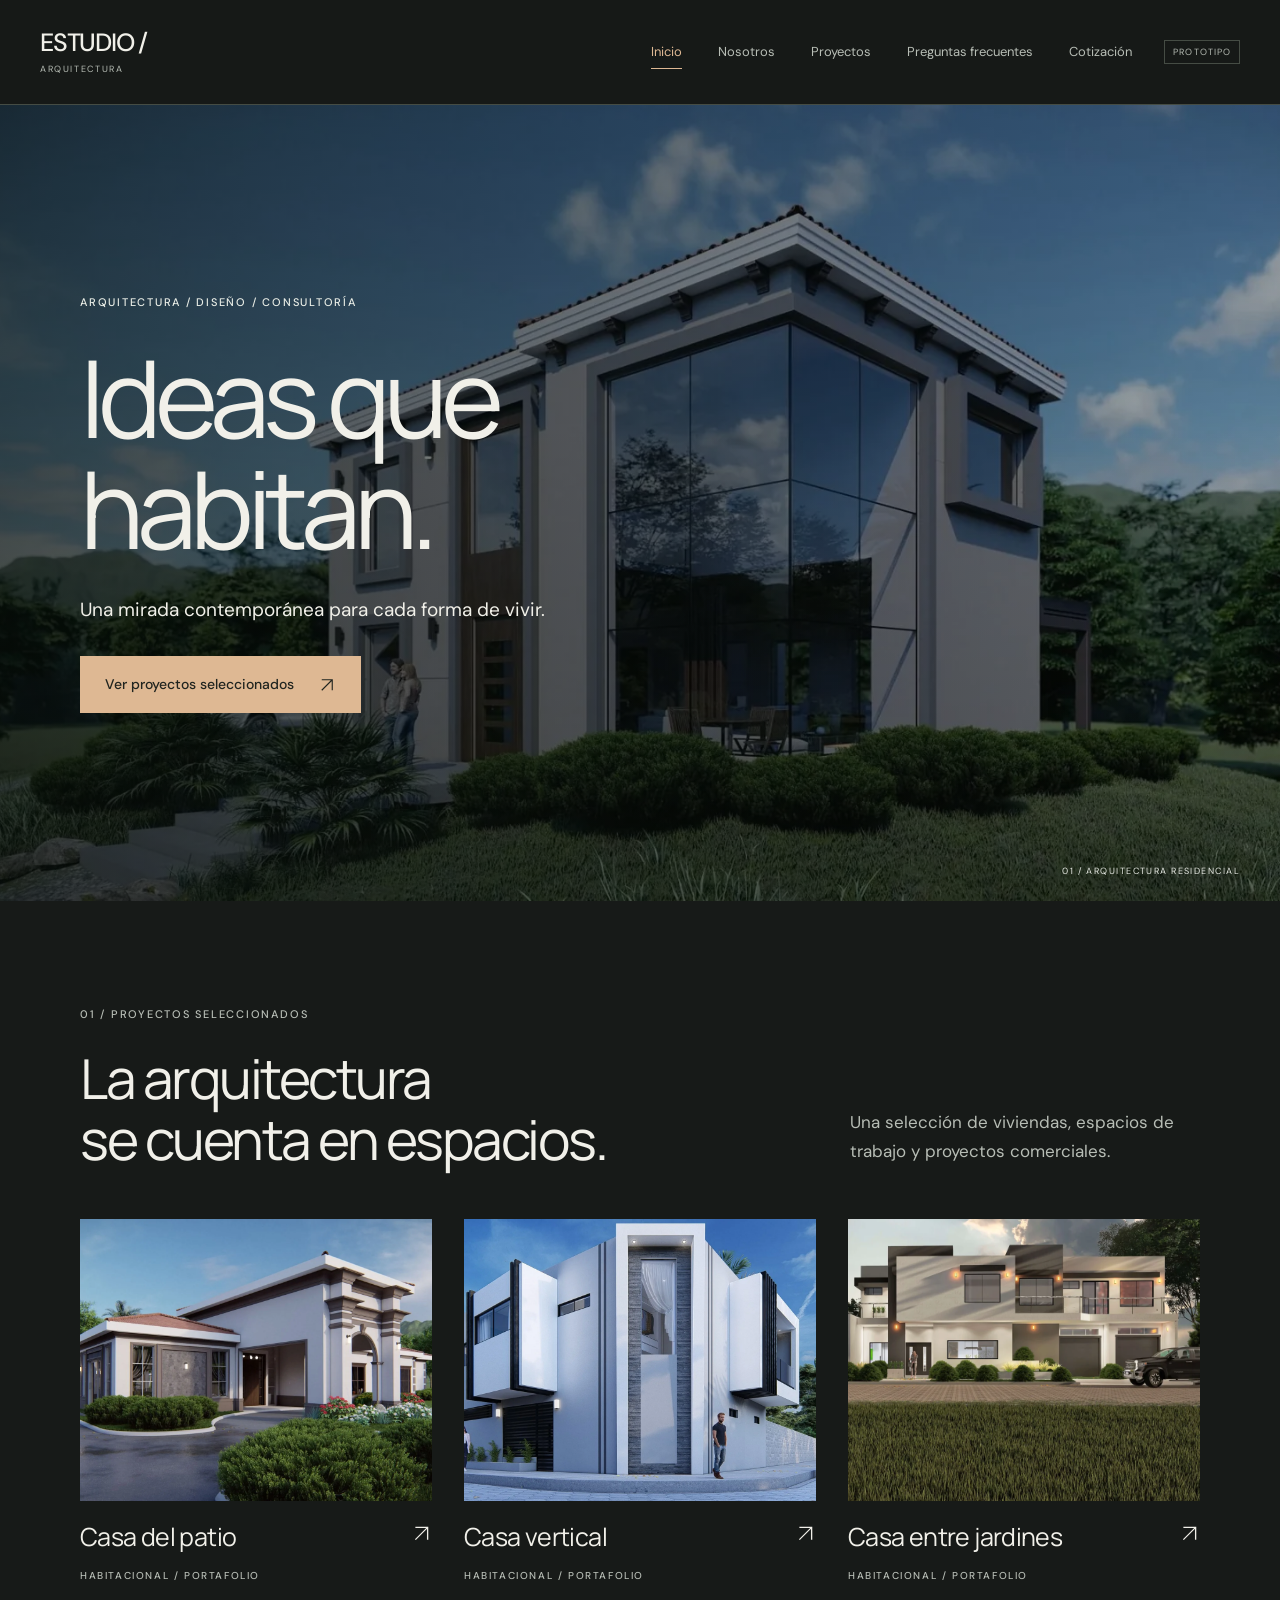
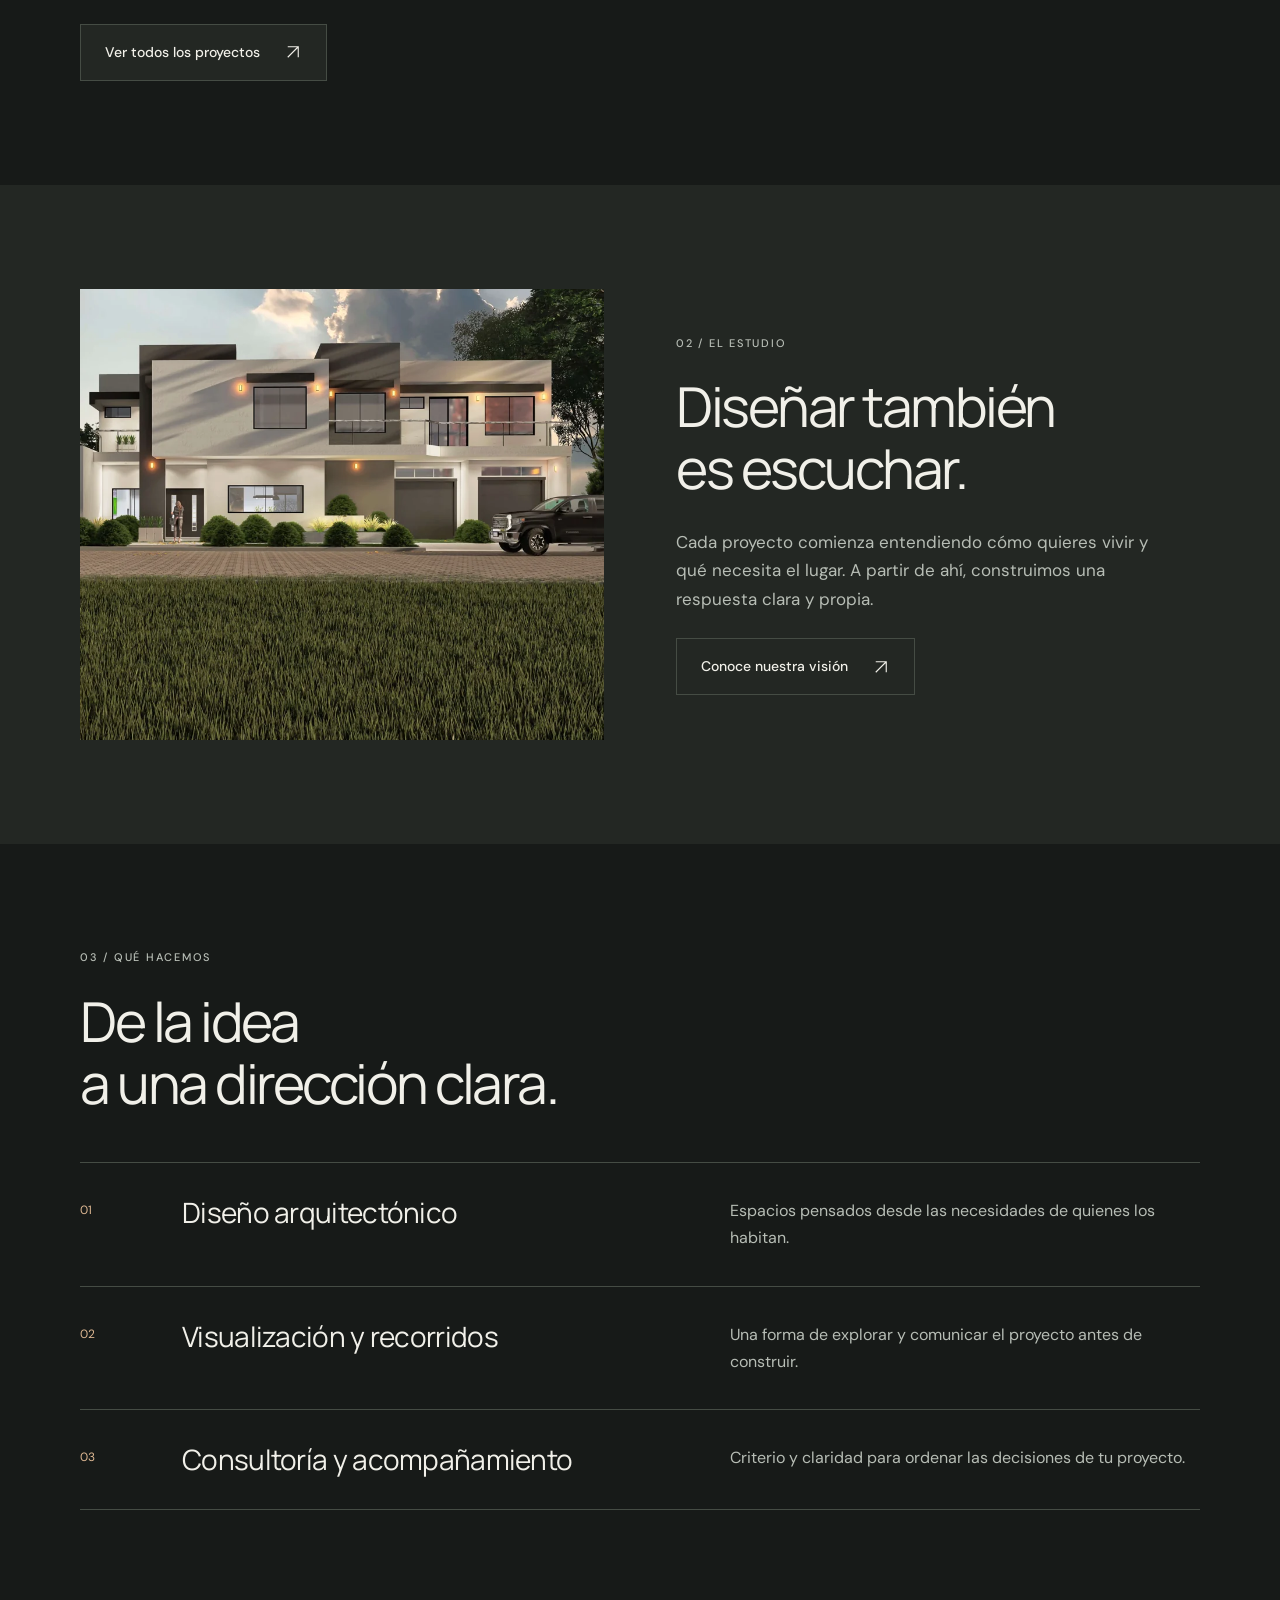
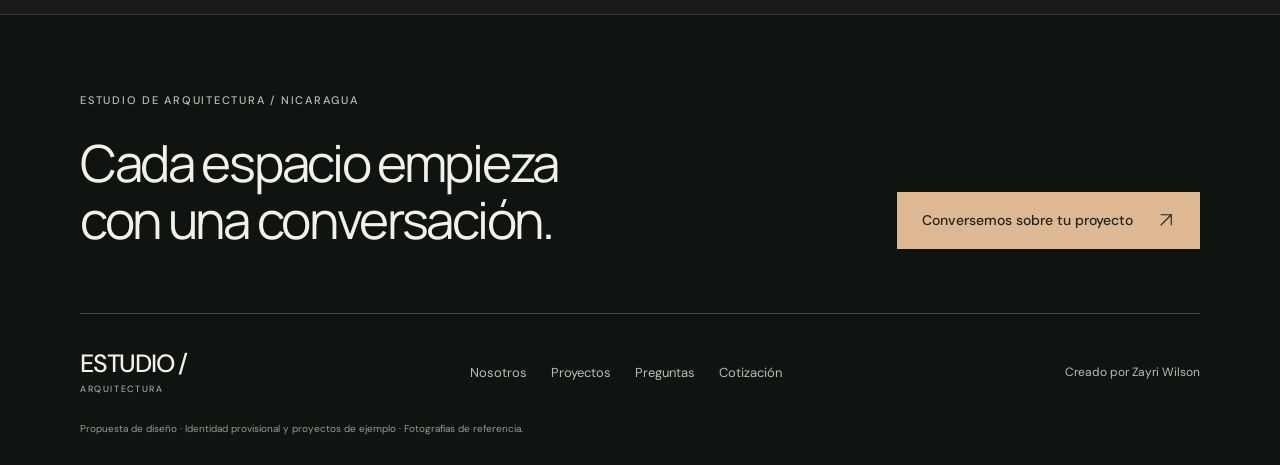
<file: index.html>
<!doctype html><html lang="es"><head><meta charset="utf-8"><meta name="viewport" content="width=device-width,initial-scale=1"><meta name="theme-color" content="#171a18"><title>Ideas que habitan | Estudio Arquitectura</title><meta name="description" content="Portafolio de arquitectura contemporánea: proyectos, estudio y consultoría en Nicaragua."><meta property="og:title" content="Ideas que habitan · Estudio Arquitectura"><meta property="og:description" content="Portafolio de arquitectura · Propuesta creada por Zayri Wilson"><meta property="og:type" content="website"><meta property="og:image" content="https://zayriaz28.github.io/arquitectura-plantilla-b/assets/proyecto-0.webp"><link rel="icon" href="assets/favicon.svg" type="image/svg+xml"><link rel="stylesheet" href="assets/fonts.css"><link rel="stylesheet" href="assets/style.css"><script src="assets/app.js" defer></script><meta property="og:url" content="https://zayriaz28.github.io/arquitectura-plantilla-b/index.html"><meta name="twitter:card" content="summary_large_image"></head><body data-page="index"><a class="skip-link" href="#contenido">Saltar al contenido</a><header class="site-header"><div class="nav-wrap"><a class="brand" href="index.html" aria-label="Estudio Arquitectura, inicio"><strong>ESTUDIO /</strong><span>ARQUITECTURA</span></a><nav class="desktop-nav" aria-label="Navegación principal"><a href="index.html" aria-current="page">Inicio</a><a href="nosotros.html" >Nosotros</a><a href="proyectos.html" >Proyectos</a><a href="preguntas.html" >Preguntas frecuentes</a><a href="cotizacion.html" >Cotización</a></nav><span class="demo-pill" title="Propuesta de diseño para presentación">PROTOTIPO</span><button class="menu-toggle" type="button" aria-expanded="false" aria-controls="mobile-menu" aria-label="Abrir menú"><span></span><span></span></button></div><nav id="mobile-menu" class="mobile-nav" aria-label="Navegación móvil" hidden><a href="index.html" aria-current="page">Inicio</a><a href="nosotros.html" >Nosotros</a><a href="proyectos.html" >Proyectos</a><a href="preguntas.html" >Preguntas frecuentes</a><a href="cotizacion.html" >Cotización</a><p>Arquitectura y consultoría / Nicaragua</p></nav></header><main id="contenido"><section class="home-hero"><img src="assets/proyecto-0.webp" alt="Vivienda contemporánea rodeada de vegetación" width="1600" height="900" fetchpriority="high"><div class="hero-shade"></div><div class="container hero-content"><p class="eyebrow">ARQUITECTURA / DISEÑO / CONSULTORÍA</p><h1>Ideas que<br>habitan.</h1><p>Una mirada contemporánea para cada forma de vivir.</p><a class="button" href="proyectos.html">Ver proyectos seleccionados<svg viewBox="0 0 24 24" fill="none" aria-hidden="true"><path d="M5 19 19 5M5 5h14v14" stroke="currentColor" stroke-width="1.5"/></svg></a></div><span class="hero-caption">01 / ARQUITECTURA RESIDENCIAL</span></section><section class="section container"><div class="section-heading"><div><p class="eyebrow">01 / PROYECTOS SELECCIONADOS</p><h2>La arquitectura<br>se cuenta en espacios.</h2></div><p>Una selección de viviendas, espacios de trabajo y proyectos comerciales.</p></div><div class="project-grid"><article class="project-card" data-category="Habitacional" data-search="Casa del patio Habitacional"><a href="proyecto.html?id=casa-del-patio" class="project-image"><img src="assets/proyecto-1.webp" alt="Casa del patio, referencia de arquitectura habitacional" width="1600" height="1100" loading="lazy" decoding="async" ><span class="image-label">VER PROYECTO <svg viewBox="0 0 24 24" fill="none" aria-hidden="true"><path d="M5 19 19 5M5 5h14v14" stroke="currentColor" stroke-width="1.5"/></svg></span></a><div class="project-heading"><h3><a href="proyecto.html?id=casa-del-patio">Casa del patio</a></h3><a class="icon-link" href="proyecto.html?id=casa-del-patio" aria-label="Ver Casa del patio"><svg viewBox="0 0 24 24" fill="none" aria-hidden="true"><path d="M5 19 19 5M5 5h14v14" stroke="currentColor" stroke-width="1.5"/></svg></a></div><p class="eyebrow">Habitacional / Portafolio</p></article><article class="project-card" data-category="Habitacional" data-search="Casa vertical Habitacional"><a href="proyecto.html?id=casa-vertical" class="project-image"><img src="assets/proyecto-2.webp" alt="Casa vertical, referencia de arquitectura habitacional" width="1600" height="1100" loading="lazy" decoding="async" ><span class="image-label">VER PROYECTO <svg viewBox="0 0 24 24" fill="none" aria-hidden="true"><path d="M5 19 19 5M5 5h14v14" stroke="currentColor" stroke-width="1.5"/></svg></span></a><div class="project-heading"><h3><a href="proyecto.html?id=casa-vertical">Casa vertical</a></h3><a class="icon-link" href="proyecto.html?id=casa-vertical" aria-label="Ver Casa vertical"><svg viewBox="0 0 24 24" fill="none" aria-hidden="true"><path d="M5 19 19 5M5 5h14v14" stroke="currentColor" stroke-width="1.5"/></svg></a></div><p class="eyebrow">Habitacional / Portafolio</p></article><article class="project-card" data-category="Habitacional" data-search="Casa entre jardines Habitacional"><a href="proyecto.html?id=casa-entre-jardines" class="project-image"><img src="assets/proyecto-3.webp" alt="Casa entre jardines, referencia de arquitectura habitacional" width="1600" height="1100" loading="lazy" decoding="async" ><span class="image-label">VER PROYECTO <svg viewBox="0 0 24 24" fill="none" aria-hidden="true"><path d="M5 19 19 5M5 5h14v14" stroke="currentColor" stroke-width="1.5"/></svg></span></a><div class="project-heading"><h3><a href="proyecto.html?id=casa-entre-jardines">Casa entre jardines</a></h3><a class="icon-link" href="proyecto.html?id=casa-entre-jardines" aria-label="Ver Casa entre jardines"><svg viewBox="0 0 24 24" fill="none" aria-hidden="true"><path d="M5 19 19 5M5 5h14v14" stroke="currentColor" stroke-width="1.5"/></svg></a></div><p class="eyebrow">Habitacional / Portafolio</p></article></div><a class="button secondary" href="proyectos.html">Ver todos los proyectos<svg viewBox="0 0 24 24" fill="none" aria-hidden="true"><path d="M5 19 19 5M5 5h14v14" stroke="currentColor" stroke-width="1.5"/></svg></a></section><section class="section tinted"><div class="container split"><div class="editorial-image"><img src="assets/proyecto-3.webp" alt="Vivienda de dos plantas, visualización arquitectónica" width="1600" height="1100" loading="lazy" decoding="async" ></div><div class="editorial-copy"><p class="eyebrow">02 / EL ESTUDIO</p><h2>Diseñar también<br>es escuchar.</h2><p>Cada proyecto comienza entendiendo cómo quieres vivir y qué necesita el lugar. A partir de ahí, construimos una respuesta clara y propia.</p><a class="button secondary" href="nosotros.html">Conoce nuestra visión<svg viewBox="0 0 24 24" fill="none" aria-hidden="true"><path d="M5 19 19 5M5 5h14v14" stroke="currentColor" stroke-width="1.5"/></svg></a></div></div></section><section class="section container"><p class="eyebrow">03 / QUÉ HACEMOS</p><h2>De la idea<br>a una dirección clara.</h2><div class="service-list"><article><span>01</span><h3>Diseño arquitectónico</h3><p>Espacios pensados desde las necesidades de quienes los habitan.</p></article><article><span>02</span><h3>Visualización y recorridos</h3><p>Una forma de explorar y comunicar el proyecto antes de construir.</p></article><article><span>03</span><h3>Consultoría y acompañamiento</h3><p>Criterio y claridad para ordenar las decisiones de tu proyecto.</p></article></div></section></main><footer class="site-footer"><div class="container"><div class="footer-top"><div><p class="eyebrow">ESTUDIO DE ARQUITECTURA / NICARAGUA</p><h2>Cada espacio empieza<br>con una conversación.</h2></div><a class="button" href="cotizacion.html">Conversemos sobre tu proyecto<svg viewBox="0 0 24 24" fill="none" aria-hidden="true"><path d="M5 19 19 5M5 5h14v14" stroke="currentColor" stroke-width="1.5"/></svg></a></div><div class="footer-bottom"><a class="brand" href="index.html"><strong>ESTUDIO /</strong><span>ARQUITECTURA</span></a><nav aria-label="Navegación de pie de página"><a href="nosotros.html">Nosotros</a><a href="proyectos.html">Proyectos</a><a href="preguntas.html">Preguntas</a><a href="cotizacion.html">Cotización</a></nav><p>Creado por Zayri Wilson</p></div><p class="reference-note">Propuesta de diseño · Identidad provisional y proyectos de ejemplo · Fotografías de referencia.</p></div></footer><dialog class="lightbox" id="lightbox" aria-label="Imagen del proyecto"><button type="button" class="lightbox-close" aria-label="Cerrar imagen">×</button><img alt=""><p></p></dialog></body></html>
</file>
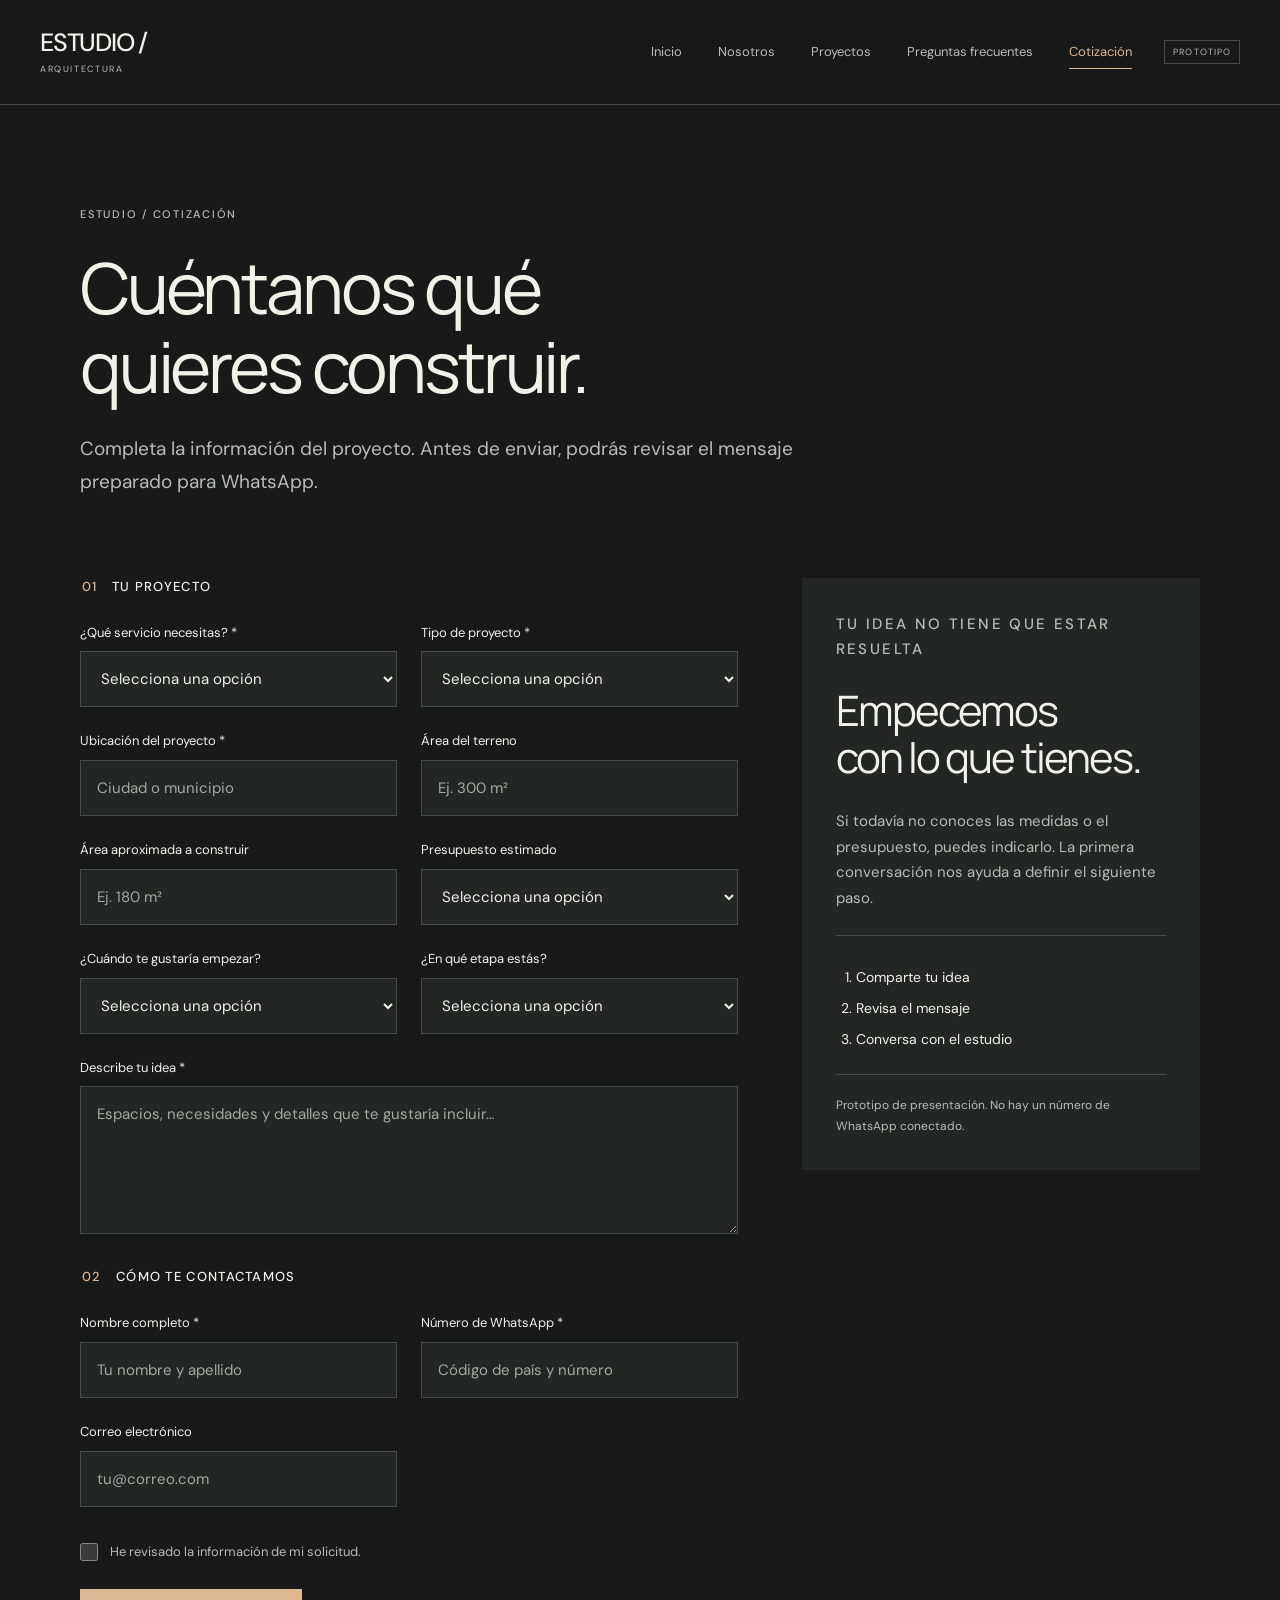
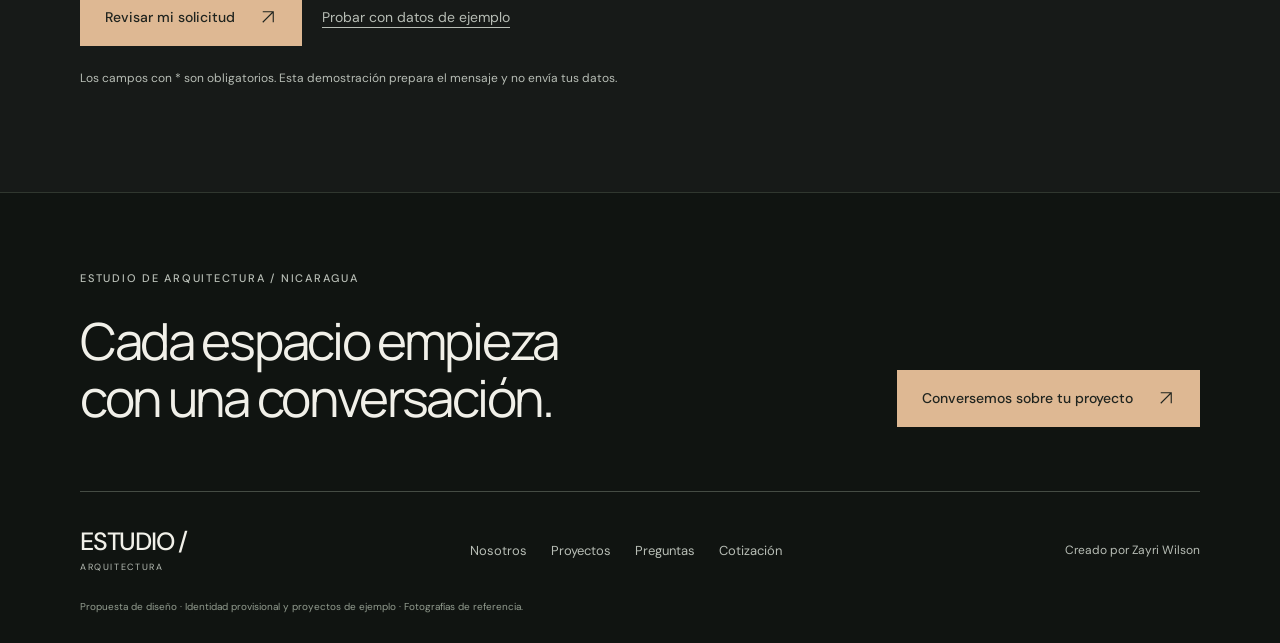
<file: cotizacion.html>
<!doctype html><html lang="es"><head><meta charset="utf-8"><meta name="viewport" content="width=device-width,initial-scale=1"><meta name="theme-color" content="#171a18"><title>Cotización | Estudio Arquitectura</title><meta name="description" content="Cuéntanos tu proyecto y prepara un mensaje de cotización. Formulario de demostración sin envíos reales."><meta property="og:title" content="Cotización · Estudio Arquitectura"><meta property="og:description" content="Portafolio de arquitectura · Propuesta creada por Zayri Wilson"><meta property="og:type" content="website"><meta property="og:image" content="https://zayriaz28.github.io/arquitectura-plantilla-b/assets/proyecto-0.webp"><link rel="icon" href="assets/favicon.svg" type="image/svg+xml"><link rel="stylesheet" href="assets/fonts.css"><link rel="stylesheet" href="assets/style.css"><script src="assets/app.js" defer></script><meta property="og:url" content="https://zayriaz28.github.io/arquitectura-plantilla-b/cotizacion.html"><meta name="twitter:card" content="summary_large_image"></head><body data-page="cotizacion"><a class="skip-link" href="#contenido">Saltar al contenido</a><header class="site-header"><div class="nav-wrap"><a class="brand" href="index.html" aria-label="Estudio Arquitectura, inicio"><strong>ESTUDIO /</strong><span>ARQUITECTURA</span></a><nav class="desktop-nav" aria-label="Navegación principal"><a href="index.html" >Inicio</a><a href="nosotros.html" >Nosotros</a><a href="proyectos.html" >Proyectos</a><a href="preguntas.html" >Preguntas frecuentes</a><a href="cotizacion.html" aria-current="page">Cotización</a></nav><span class="demo-pill" title="Propuesta de diseño para presentación">PROTOTIPO</span><button class="menu-toggle" type="button" aria-expanded="false" aria-controls="mobile-menu" aria-label="Abrir menú"><span></span><span></span></button></div><nav id="mobile-menu" class="mobile-nav" aria-label="Navegación móvil" hidden><a href="index.html" >Inicio</a><a href="nosotros.html" >Nosotros</a><a href="proyectos.html" >Proyectos</a><a href="preguntas.html" >Preguntas frecuentes</a><a href="cotizacion.html" aria-current="page">Cotización</a><p>Arquitectura y consultoría / Nicaragua</p></nav></header><main id="contenido"><section class="page-intro container"><p class="eyebrow">ESTUDIO / COTIZACIÓN</p><h1>Cuéntanos qué<br>quieres construir.</h1><p class="intro-copy">Completa la información del proyecto. Antes de enviar, podrás revisar el mensaje preparado para WhatsApp.</p></section><section class="section container quote-layout"><div><form id="quote-form"><fieldset><legend><span>01</span> Tu proyecto</legend><div class="form-grid"><div class="field"><label for="service">¿Qué servicio necesitas? *</label><select id="service" name="service" required><option value="">Selecciona una opción</option><option>Diseño arquitectónico</option><option>Remodelación o ampliación</option><option>Visualización arquitectónica</option><option>Consultoría</option></select></div><div class="field"><label for="type">Tipo de proyecto *</label><select id="type" name="type" required><option value="">Selecciona una opción</option><option>Habitacional</option><option>Comercial</option><option>Industrial</option></select></div><div class="field"><label for="location">Ubicación del proyecto *</label><input id="location" name="location" type="text" placeholder="Ciudad o municipio" required ></div><div class="field"><label for="land">Área del terreno</label><input id="land" name="land" type="number" placeholder="Ej. 300 m²"  min="1" max="1000000" step="any"></div><div class="field"><label for="area">Área aproximada a construir</label><input id="area" name="area" type="number" placeholder="Ej. 180 m²"  min="1" max="1000000" step="any"></div><div class="field"><label for="budget">Presupuesto estimado</label><select id="budget" name="budget"><option value="">Selecciona una opción</option><option>Por definir</option><option>Menos de US$50,000</option><option>US$50,000 a US$100,000</option><option>US$100,000 a US$200,000</option><option>Más de US$200,000</option></select></div><div class="field"><label for="time">¿Cuándo te gustaría empezar?</label><select id="time" name="time"><option value="">Selecciona una opción</option><option>Por definir</option><option>En los próximos 3 meses</option><option>En 3 a 6 meses</option><option>En 6 a 12 meses</option><option>Más adelante</option></select></div><div class="field"><label for="stage">¿En qué etapa estás?</label><select id="stage" name="stage"><option value="">Selecciona una opción</option><option>Tengo una idea inicial</option><option>Ya cuento con terreno</option><option>Ya tengo planos</option><option>Quiero revisar un espacio existente</option></select></div></div><div class="field"><label for="idea">Describe tu idea *</label><textarea id="idea" name="idea" rows="5" required minlength="10" maxlength="2000" placeholder="Espacios, necesidades y detalles que te gustaría incluir…"></textarea></div></fieldset><fieldset><legend><span>02</span> Cómo te contactamos</legend><div class="form-grid"><div class="field"><label for="name">Nombre completo *</label><input id="name" name="name" type="text" placeholder="Tu nombre y apellido" required autocomplete="name"></div><div class="field"><label for="phone">Número de WhatsApp *</label><input id="phone" name="phone" type="tel" placeholder="Código de país y número" required autocomplete="tel"></div><div class="field"><label for="email">Correo electrónico</label><input id="email" name="email" type="email" placeholder="tu@correo.com" autocomplete="email"></div></div></fieldset><label class="check-field"><input name="reviewed" type="checkbox" required><span>He revisado la información de mi solicitud.</span></label><div class="form-actions"><button class="button" type="submit">Revisar mi solicitud <svg viewBox="0 0 24 24" fill="none" aria-hidden="true"><path d="M5 19 19 5M5 5h14v14" stroke="currentColor" stroke-width="1.5"/></svg></button><button class="text-button" type="button" id="demo-fill">Probar con datos de ejemplo</button></div><p class="form-note">Los campos con * son obligatorios. Esta demostración prepara el mensaje y no envía tus datos.</p><p class="form-error" id="form-error" role="alert" hidden></p></form></div><aside class="quote-help"><p class="eyebrow">TU IDEA NO TIENE QUE ESTAR RESUELTA</p><h2>Empecemos<br>con lo que tienes.</h2><p>Si todavía no conoces las medidas o el presupuesto, puedes indicarlo. La primera conversación nos ayuda a definir el siguiente paso.</p><ol><li>Comparte tu idea</li><li>Revisa el mensaje</li><li>Conversa con el estudio</li></ol><p class="demo-note">Prototipo de presentación. No hay un número de WhatsApp conectado.</p></aside></section></main><footer class="site-footer"><div class="container"><div class="footer-top"><div><p class="eyebrow">ESTUDIO DE ARQUITECTURA / NICARAGUA</p><h2>Cada espacio empieza<br>con una conversación.</h2></div><a class="button" href="cotizacion.html">Conversemos sobre tu proyecto<svg viewBox="0 0 24 24" fill="none" aria-hidden="true"><path d="M5 19 19 5M5 5h14v14" stroke="currentColor" stroke-width="1.5"/></svg></a></div><div class="footer-bottom"><a class="brand" href="index.html"><strong>ESTUDIO /</strong><span>ARQUITECTURA</span></a><nav aria-label="Navegación de pie de página"><a href="nosotros.html">Nosotros</a><a href="proyectos.html">Proyectos</a><a href="preguntas.html">Preguntas</a><a href="cotizacion.html">Cotización</a></nav><p>Creado por Zayri Wilson</p></div><p class="reference-note">Propuesta de diseño · Identidad provisional y proyectos de ejemplo · Fotografías de referencia.</p></div></footer><dialog class="lightbox" id="lightbox" aria-label="Imagen del proyecto"><button type="button" class="lightbox-close" aria-label="Cerrar imagen">×</button><img alt=""><p></p></dialog></body></html>
</file>
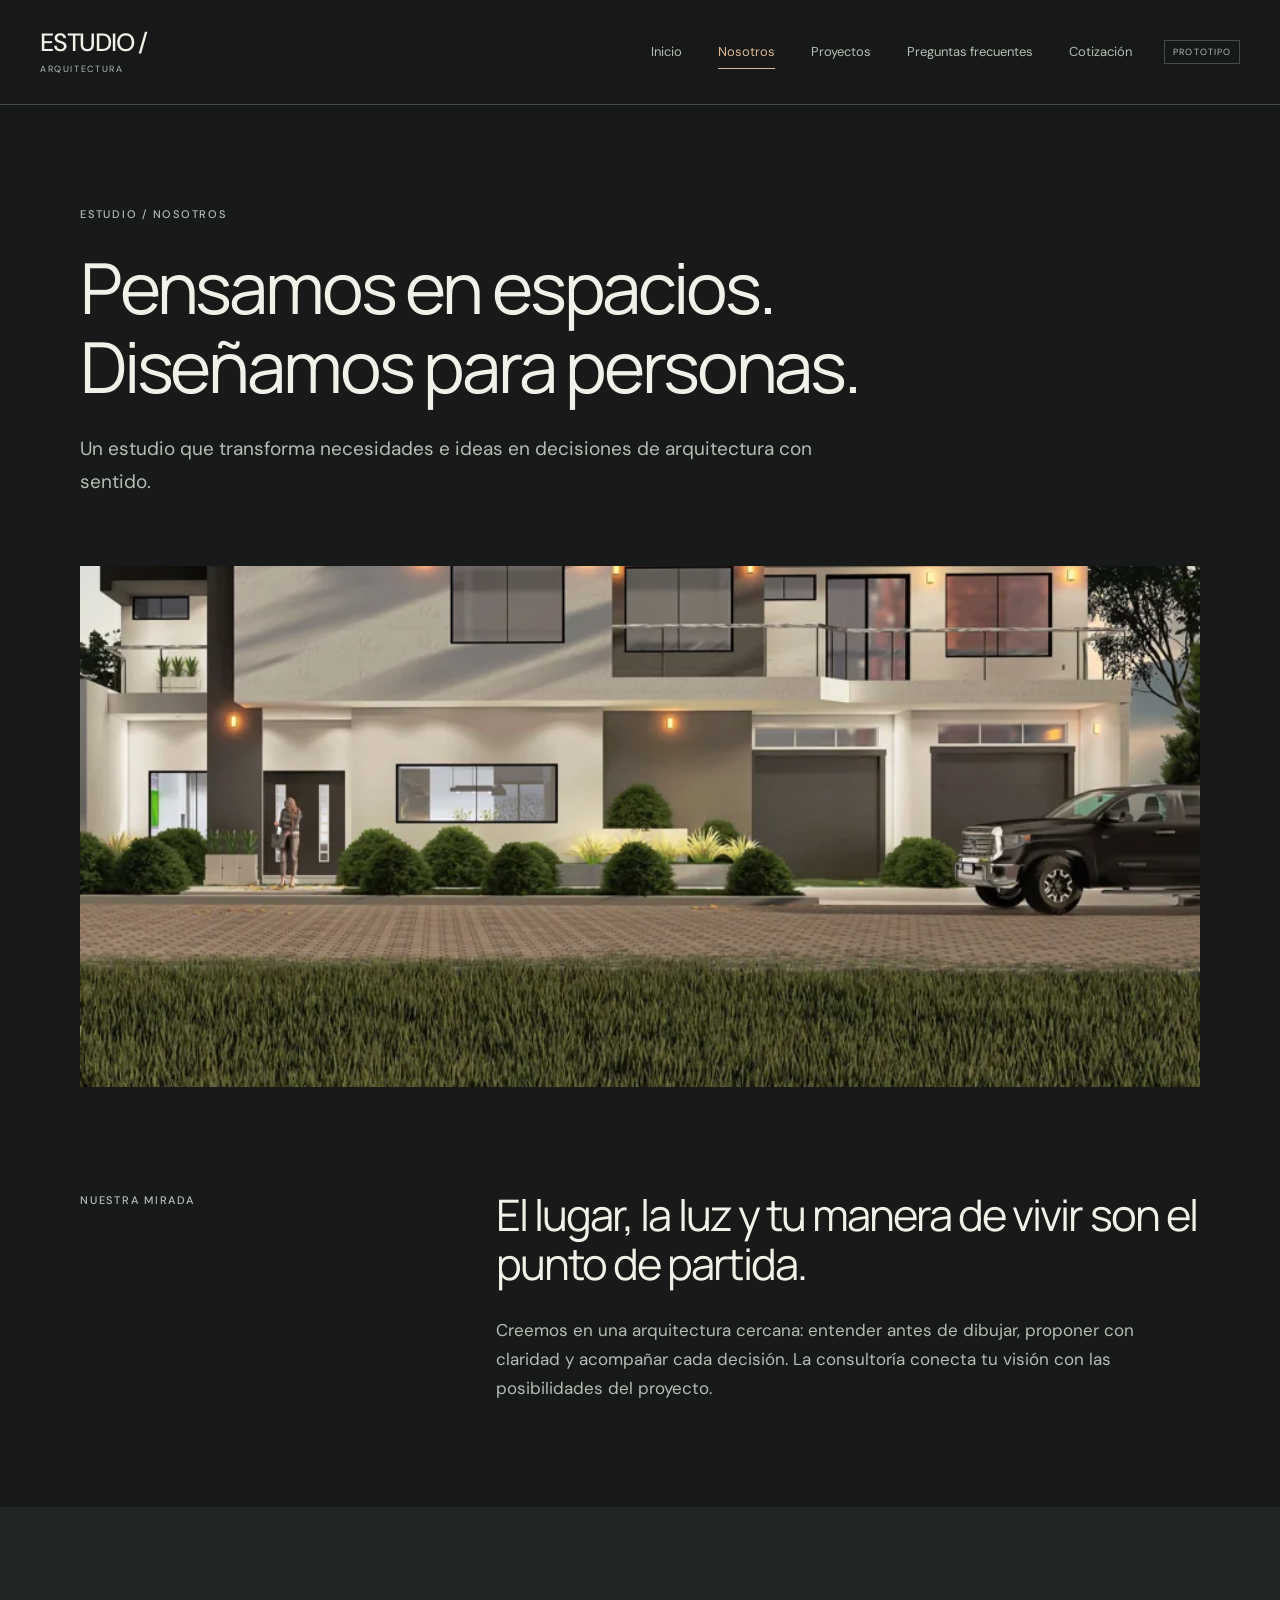
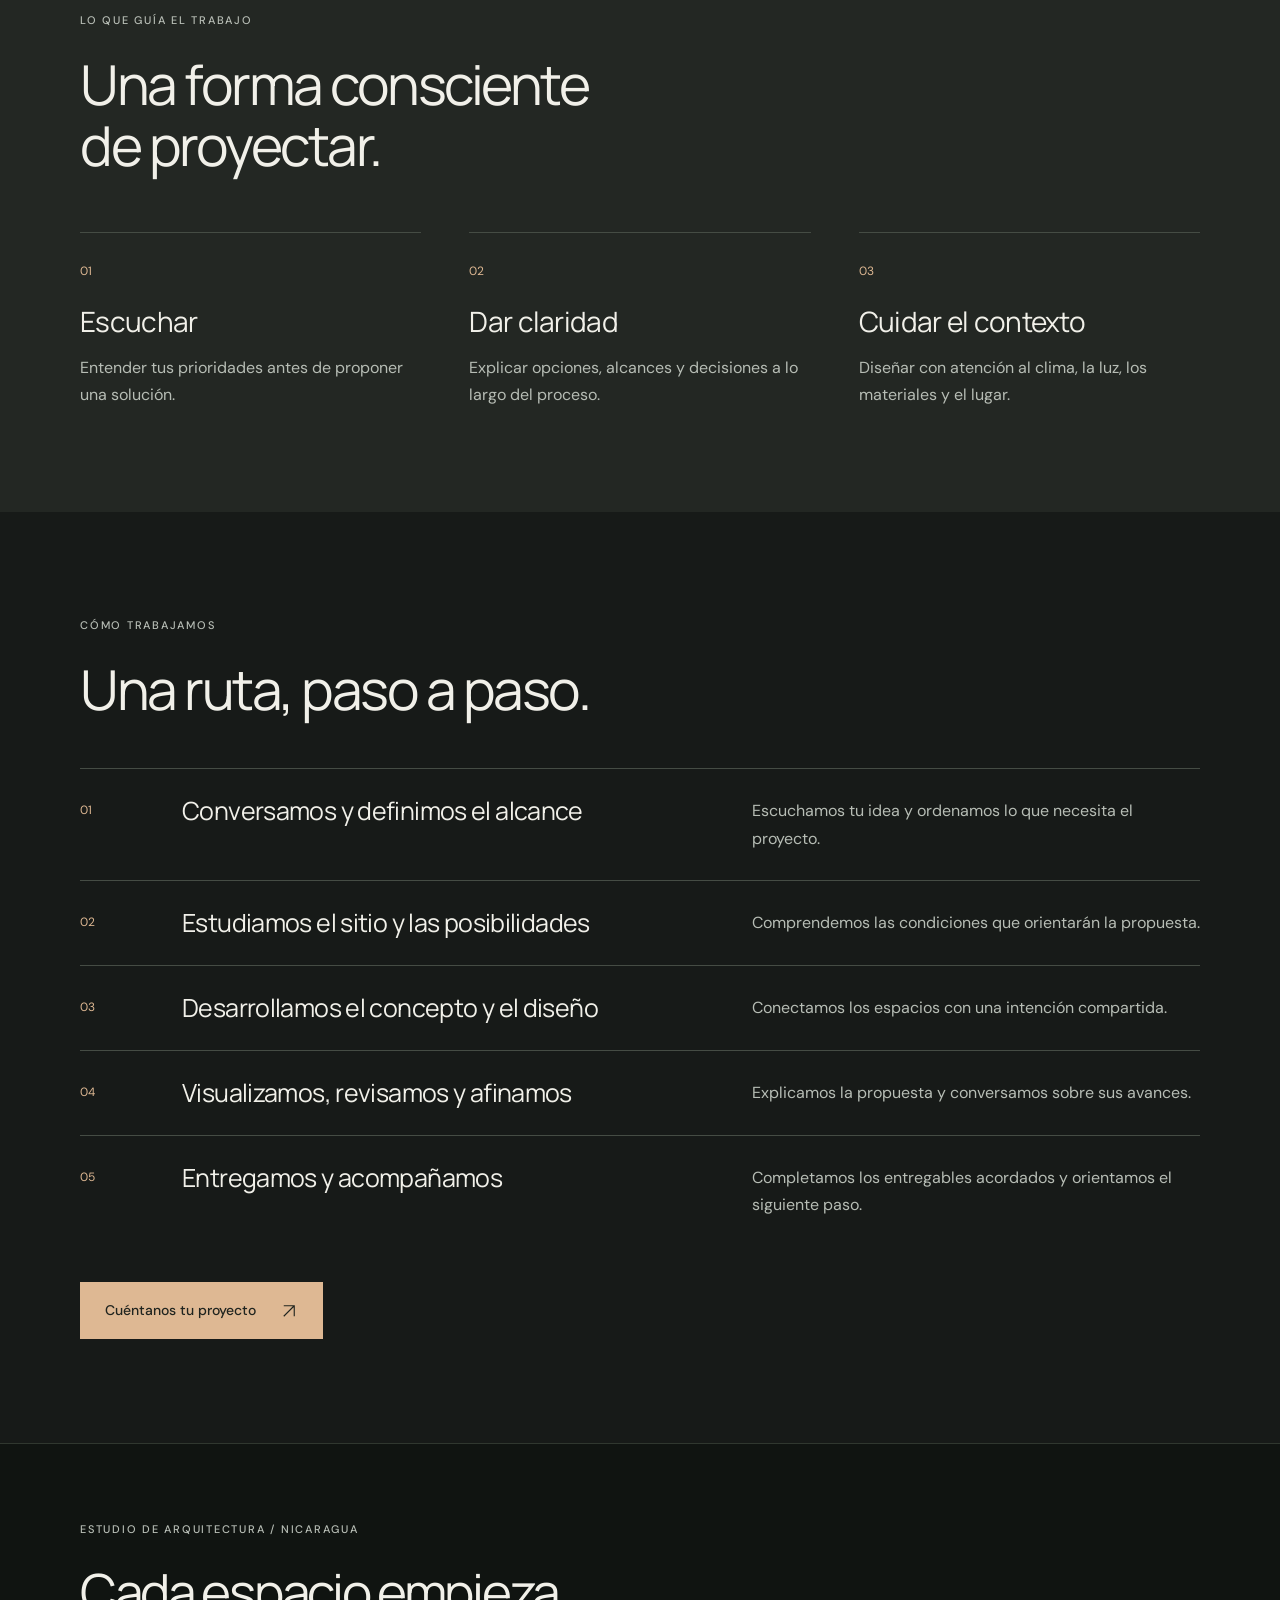
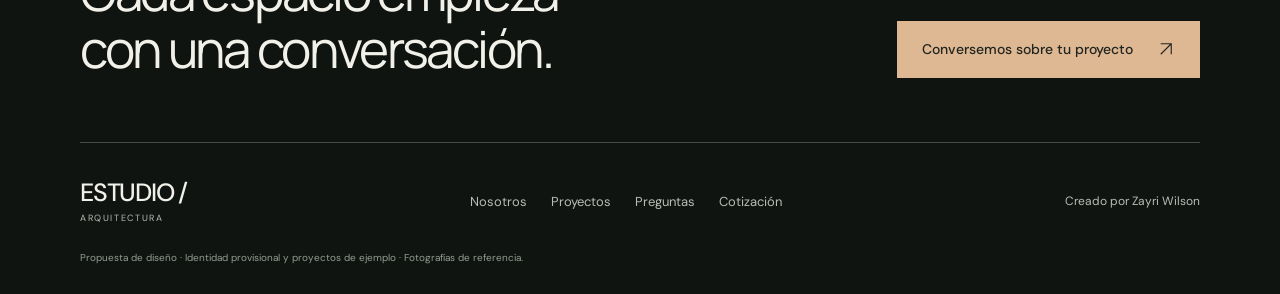
<file: nosotros.html>
<!doctype html><html lang="es"><head><meta charset="utf-8"><meta name="viewport" content="width=device-width,initial-scale=1"><meta name="theme-color" content="#171a18"><title>Nosotros | Estudio Arquitectura</title><meta name="description" content="Una arquitectura cercana: conoce la visión del estudio y las etapas del proceso de diseño."><meta property="og:title" content="Nosotros · Estudio Arquitectura"><meta property="og:description" content="Portafolio de arquitectura · Propuesta creada por Zayri Wilson"><meta property="og:type" content="website"><meta property="og:image" content="https://zayriaz28.github.io/arquitectura-plantilla-b/assets/proyecto-0.webp"><link rel="icon" href="assets/favicon.svg" type="image/svg+xml"><link rel="stylesheet" href="assets/fonts.css"><link rel="stylesheet" href="assets/style.css"><script src="assets/app.js" defer></script><meta property="og:url" content="https://zayriaz28.github.io/arquitectura-plantilla-b/nosotros.html"><meta name="twitter:card" content="summary_large_image"></head><body data-page="nosotros"><a class="skip-link" href="#contenido">Saltar al contenido</a><header class="site-header"><div class="nav-wrap"><a class="brand" href="index.html" aria-label="Estudio Arquitectura, inicio"><strong>ESTUDIO /</strong><span>ARQUITECTURA</span></a><nav class="desktop-nav" aria-label="Navegación principal"><a href="index.html" >Inicio</a><a href="nosotros.html" aria-current="page">Nosotros</a><a href="proyectos.html" >Proyectos</a><a href="preguntas.html" >Preguntas frecuentes</a><a href="cotizacion.html" >Cotización</a></nav><span class="demo-pill" title="Propuesta de diseño para presentación">PROTOTIPO</span><button class="menu-toggle" type="button" aria-expanded="false" aria-controls="mobile-menu" aria-label="Abrir menú"><span></span><span></span></button></div><nav id="mobile-menu" class="mobile-nav" aria-label="Navegación móvil" hidden><a href="index.html" >Inicio</a><a href="nosotros.html" aria-current="page">Nosotros</a><a href="proyectos.html" >Proyectos</a><a href="preguntas.html" >Preguntas frecuentes</a><a href="cotizacion.html" >Cotización</a><p>Arquitectura y consultoría / Nicaragua</p></nav></header><main id="contenido"><section class="page-intro container"><p class="eyebrow">ESTUDIO / NOSOTROS</p><h1>Pensamos en espacios.<br>Diseñamos para personas.</h1><p class="intro-copy">Un estudio que transforma necesidades e ideas en decisiones de arquitectura con sentido.</p></section><section class="container"><div class="wide-image"><img src="assets/proyecto-3.webp" alt="Visualización de una vivienda con patio y espacios abiertos" width="1600" height="1100" loading="lazy" decoding="async" ></div><div class="section manifesto"><p class="eyebrow">NUESTRA MIRADA</p><div><h2>El lugar, la luz y tu manera de vivir son el punto de partida.</h2><p>Creemos en una arquitectura cercana: entender antes de dibujar, proponer con claridad y acompañar cada decisión. La consultoría conecta tu visión con las posibilidades del proyecto.</p></div></div></section><section class="section tinted"><div class="container"><p class="eyebrow">LO QUE GUÍA EL TRABAJO</p><h2>Una forma consciente<br>de proyectar.</h2><div class="values-grid"><article><span>01</span><h3>Escuchar</h3><p>Entender tus prioridades antes de proponer una solución.</p></article><article><span>02</span><h3>Dar claridad</h3><p>Explicar opciones, alcances y decisiones a lo largo del proceso.</p></article><article><span>03</span><h3>Cuidar el contexto</h3><p>Diseñar con atención al clima, la luz, los materiales y el lugar.</p></article></div></div></section><section class="section container"><p class="eyebrow">CÓMO TRABAJAMOS</p><h2>Una ruta, paso a paso.</h2><ol class="process-list"><li><span>01</span><h3>Conversamos y definimos el alcance</h3><p>Escuchamos tu idea y ordenamos lo que necesita el proyecto.</p></li><li><span>02</span><h3>Estudiamos el sitio y las posibilidades</h3><p>Comprendemos las condiciones que orientarán la propuesta.</p></li><li><span>03</span><h3>Desarrollamos el concepto y el diseño</h3><p>Conectamos los espacios con una intención compartida.</p></li><li><span>04</span><h3>Visualizamos, revisamos y afinamos</h3><p>Explicamos la propuesta y conversamos sobre sus avances.</p></li><li><span>05</span><h3>Entregamos y acompañamos</h3><p>Completamos los entregables acordados y orientamos el siguiente paso.</p></li></ol><a class="button" href="cotizacion.html">Cuéntanos tu proyecto<svg viewBox="0 0 24 24" fill="none" aria-hidden="true"><path d="M5 19 19 5M5 5h14v14" stroke="currentColor" stroke-width="1.5"/></svg></a></section></main><footer class="site-footer"><div class="container"><div class="footer-top"><div><p class="eyebrow">ESTUDIO DE ARQUITECTURA / NICARAGUA</p><h2>Cada espacio empieza<br>con una conversación.</h2></div><a class="button" href="cotizacion.html">Conversemos sobre tu proyecto<svg viewBox="0 0 24 24" fill="none" aria-hidden="true"><path d="M5 19 19 5M5 5h14v14" stroke="currentColor" stroke-width="1.5"/></svg></a></div><div class="footer-bottom"><a class="brand" href="index.html"><strong>ESTUDIO /</strong><span>ARQUITECTURA</span></a><nav aria-label="Navegación de pie de página"><a href="nosotros.html">Nosotros</a><a href="proyectos.html">Proyectos</a><a href="preguntas.html">Preguntas</a><a href="cotizacion.html">Cotización</a></nav><p>Creado por Zayri Wilson</p></div><p class="reference-note">Propuesta de diseño · Identidad provisional y proyectos de ejemplo · Fotografías de referencia.</p></div></footer><dialog class="lightbox" id="lightbox" aria-label="Imagen del proyecto"><button type="button" class="lightbox-close" aria-label="Cerrar imagen">×</button><img alt=""><p></p></dialog></body></html>
</file>
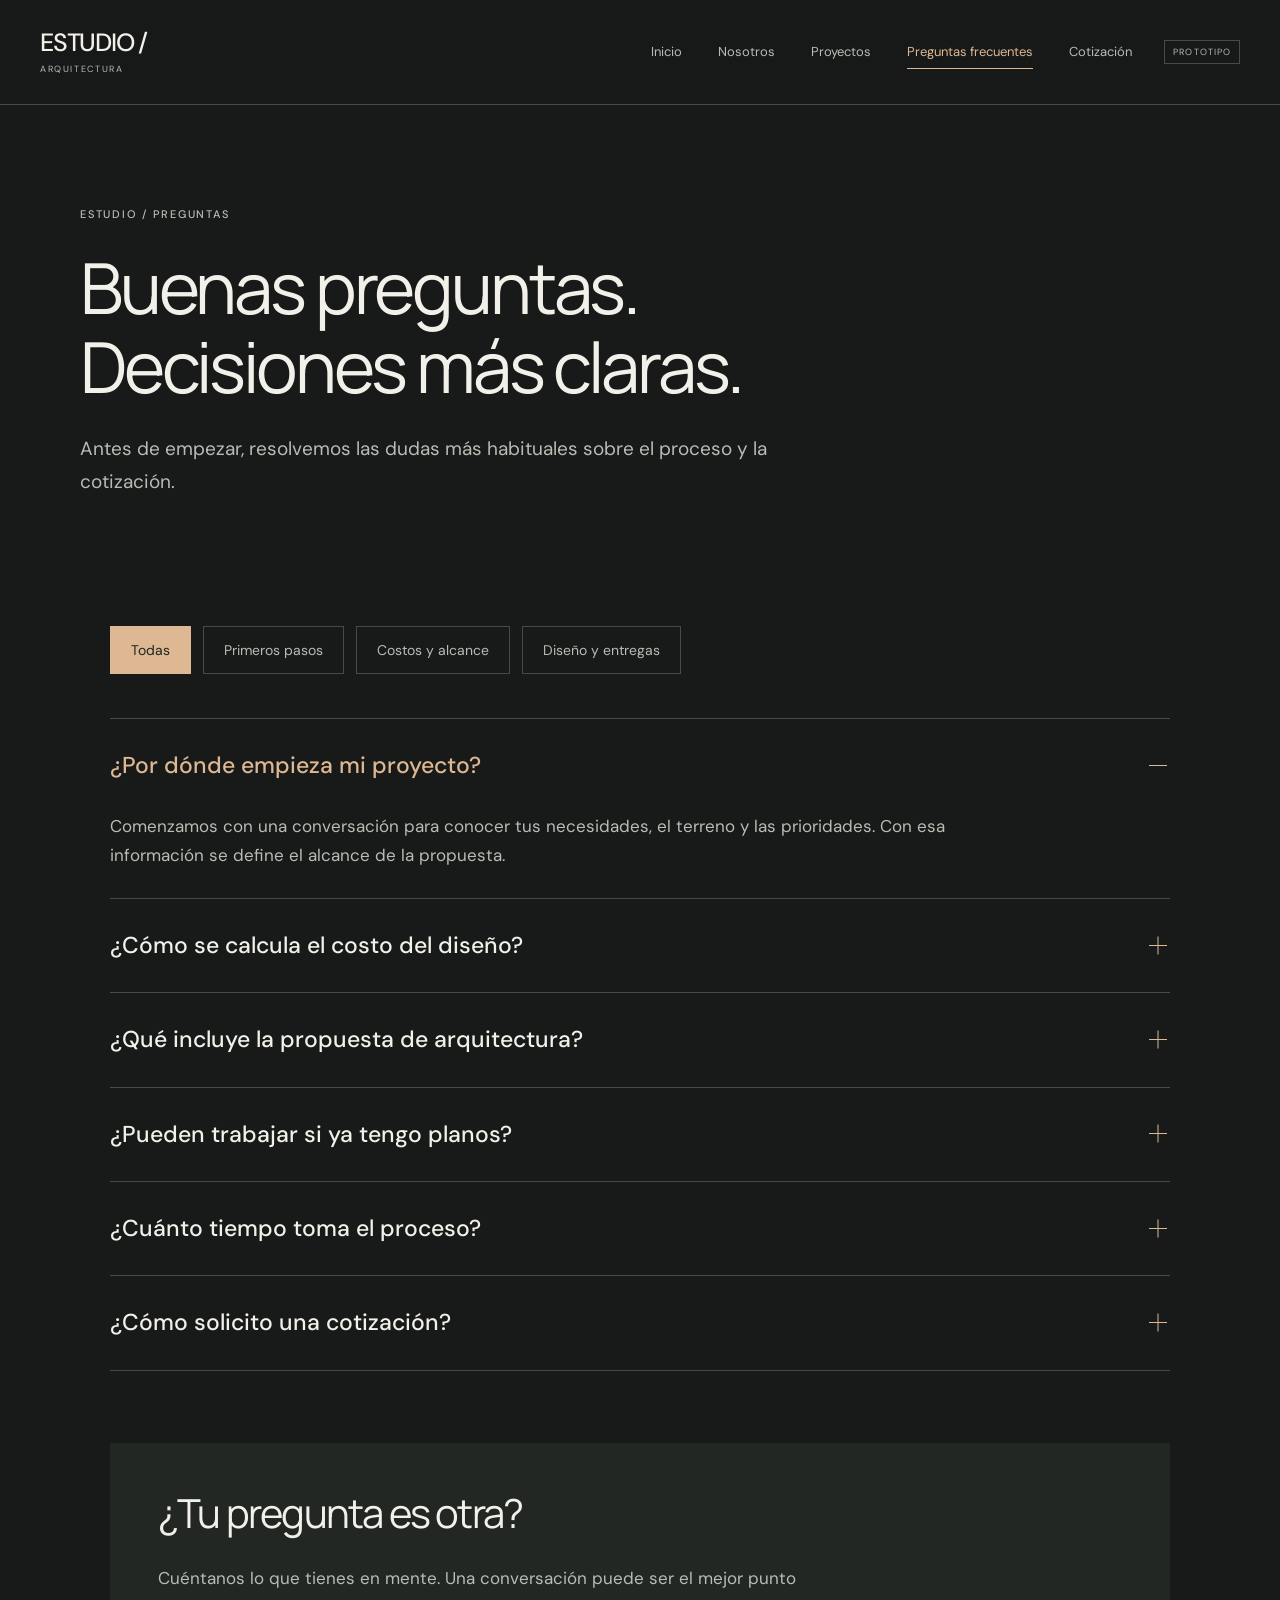
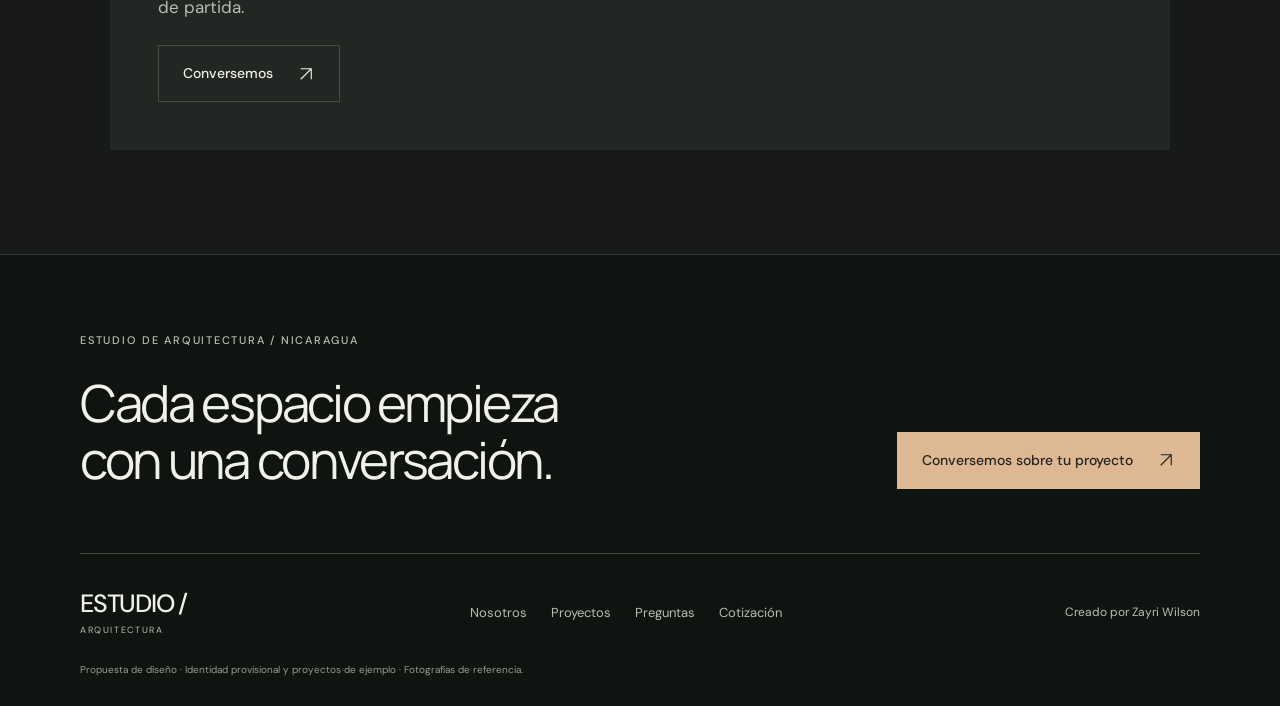
<file: preguntas.html>
<!doctype html><html lang="es"><head><meta charset="utf-8"><meta name="viewport" content="width=device-width,initial-scale=1"><meta name="theme-color" content="#171a18"><title>Preguntas frecuentes | Estudio Arquitectura</title><meta name="description" content="Respuestas sobre el proceso, los alcances del diseño y la solicitud de cotización."><meta property="og:title" content="Preguntas frecuentes · Estudio Arquitectura"><meta property="og:description" content="Portafolio de arquitectura · Propuesta creada por Zayri Wilson"><meta property="og:type" content="website"><meta property="og:image" content="https://zayriaz28.github.io/arquitectura-plantilla-b/assets/proyecto-0.webp"><link rel="icon" href="assets/favicon.svg" type="image/svg+xml"><link rel="stylesheet" href="assets/fonts.css"><link rel="stylesheet" href="assets/style.css"><script src="assets/app.js" defer></script><meta property="og:url" content="https://zayriaz28.github.io/arquitectura-plantilla-b/preguntas.html"><meta name="twitter:card" content="summary_large_image"></head><body data-page="preguntas"><a class="skip-link" href="#contenido">Saltar al contenido</a><header class="site-header"><div class="nav-wrap"><a class="brand" href="index.html" aria-label="Estudio Arquitectura, inicio"><strong>ESTUDIO /</strong><span>ARQUITECTURA</span></a><nav class="desktop-nav" aria-label="Navegación principal"><a href="index.html" >Inicio</a><a href="nosotros.html" >Nosotros</a><a href="proyectos.html" >Proyectos</a><a href="preguntas.html" aria-current="page">Preguntas frecuentes</a><a href="cotizacion.html" >Cotización</a></nav><span class="demo-pill" title="Propuesta de diseño para presentación">PROTOTIPO</span><button class="menu-toggle" type="button" aria-expanded="false" aria-controls="mobile-menu" aria-label="Abrir menú"><span></span><span></span></button></div><nav id="mobile-menu" class="mobile-nav" aria-label="Navegación móvil" hidden><a href="index.html" >Inicio</a><a href="nosotros.html" >Nosotros</a><a href="proyectos.html" >Proyectos</a><a href="preguntas.html" aria-current="page">Preguntas frecuentes</a><a href="cotizacion.html" >Cotización</a><p>Arquitectura y consultoría / Nicaragua</p></nav></header><main id="contenido"><section class="page-intro container"><p class="eyebrow">ESTUDIO / PREGUNTAS</p><h1>Buenas preguntas.<br>Decisiones más claras.</h1><p class="intro-copy">Antes de empezar, resolvemos las dudas más habituales sobre el proceso y la cotización.</p></section><section class="section container faq-section"><div class="filter-list" role="group" aria-label="Filtrar preguntas por tema"><button type="button" data-faq-filter="Todas" aria-pressed="true">Todas</button><button type="button" data-faq-filter="Primeros pasos" aria-pressed="false">Primeros pasos</button><button type="button" data-faq-filter="Costos y alcance" aria-pressed="false">Costos y alcance</button><button type="button" data-faq-filter="Diseño y entregas" aria-pressed="false">Diseño y entregas</button></div><div class="faq-list"><details data-topic="Primeros pasos" open><summary>¿Por dónde empieza mi proyecto?<span aria-hidden="true"></span></summary><p>Comenzamos con una conversación para conocer tus necesidades, el terreno y las prioridades. Con esa información se define el alcance de la propuesta.</p></details><details data-topic="Costos y alcance" ><summary>¿Cómo se calcula el costo del diseño?<span aria-hidden="true"></span></summary><p>Depende del tipo de proyecto, su superficie y el alcance de los entregables. La cotización se prepara después de revisar esos datos.</p></details><details data-topic="Diseño y entregas" ><summary>¿Qué incluye la propuesta de arquitectura?<span aria-hidden="true"></span></summary><p>El alcance puede incluir concepto, distribución, planos y visualizaciones. Los entregables específicos se detallan en cada propuesta.</p></details><details data-topic="Primeros pasos" ><summary>¿Pueden trabajar si ya tengo planos?<span aria-hidden="true"></span></summary><p>El primer paso es revisar la documentación disponible y definir qué asesoría, actualización o coordinación necesita el proyecto.</p></details><details data-topic="Diseño y entregas" ><summary>¿Cuánto tiempo toma el proceso?<span aria-hidden="true"></span></summary><p>El plazo se acuerda según la escala, complejidad y revisiones del proyecto. La propuesta incluye una programación de las etapas.</p></details><details data-topic="Costos y alcance" ><summary>¿Cómo solicito una cotización?<span aria-hidden="true"></span></summary><p>Completa el formulario y revisa el resumen. En esta demostración puedes copiar el mensaje; el envío a WhatsApp se conectaría en la versión final.</p></details></div><div class="faq-contact"><h2>¿Tu pregunta es otra?</h2><p>Cuéntanos lo que tienes en mente. Una conversación puede ser el mejor punto de partida.</p><a class="button secondary" href="cotizacion.html">Conversemos<svg viewBox="0 0 24 24" fill="none" aria-hidden="true"><path d="M5 19 19 5M5 5h14v14" stroke="currentColor" stroke-width="1.5"/></svg></a></div></section></main><footer class="site-footer"><div class="container"><div class="footer-top"><div><p class="eyebrow">ESTUDIO DE ARQUITECTURA / NICARAGUA</p><h2>Cada espacio empieza<br>con una conversación.</h2></div><a class="button" href="cotizacion.html">Conversemos sobre tu proyecto<svg viewBox="0 0 24 24" fill="none" aria-hidden="true"><path d="M5 19 19 5M5 5h14v14" stroke="currentColor" stroke-width="1.5"/></svg></a></div><div class="footer-bottom"><a class="brand" href="index.html"><strong>ESTUDIO /</strong><span>ARQUITECTURA</span></a><nav aria-label="Navegación de pie de página"><a href="nosotros.html">Nosotros</a><a href="proyectos.html">Proyectos</a><a href="preguntas.html">Preguntas</a><a href="cotizacion.html">Cotización</a></nav><p>Creado por Zayri Wilson</p></div><p class="reference-note">Propuesta de diseño · Identidad provisional y proyectos de ejemplo · Fotografías de referencia.</p></div></footer><dialog class="lightbox" id="lightbox" aria-label="Imagen del proyecto"><button type="button" class="lightbox-close" aria-label="Cerrar imagen">×</button><img alt=""><p></p></dialog></body></html>
</file>
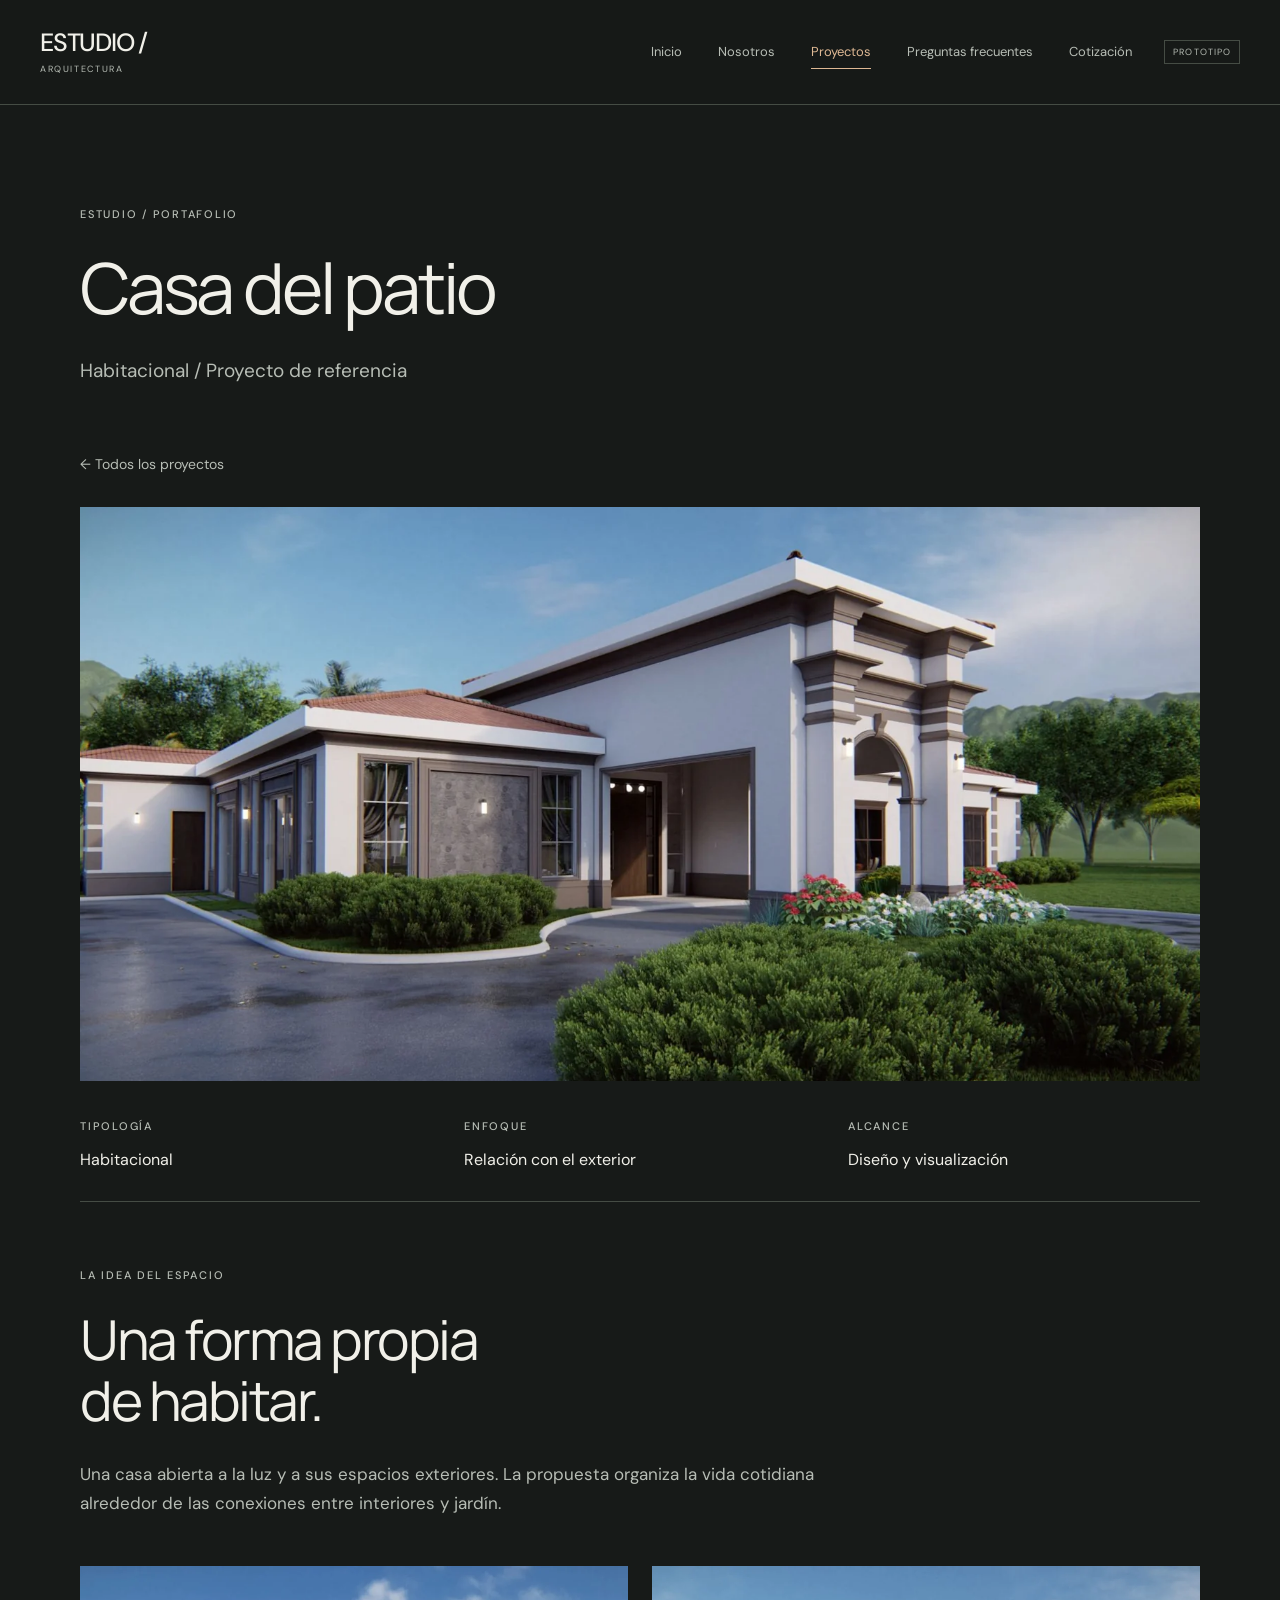
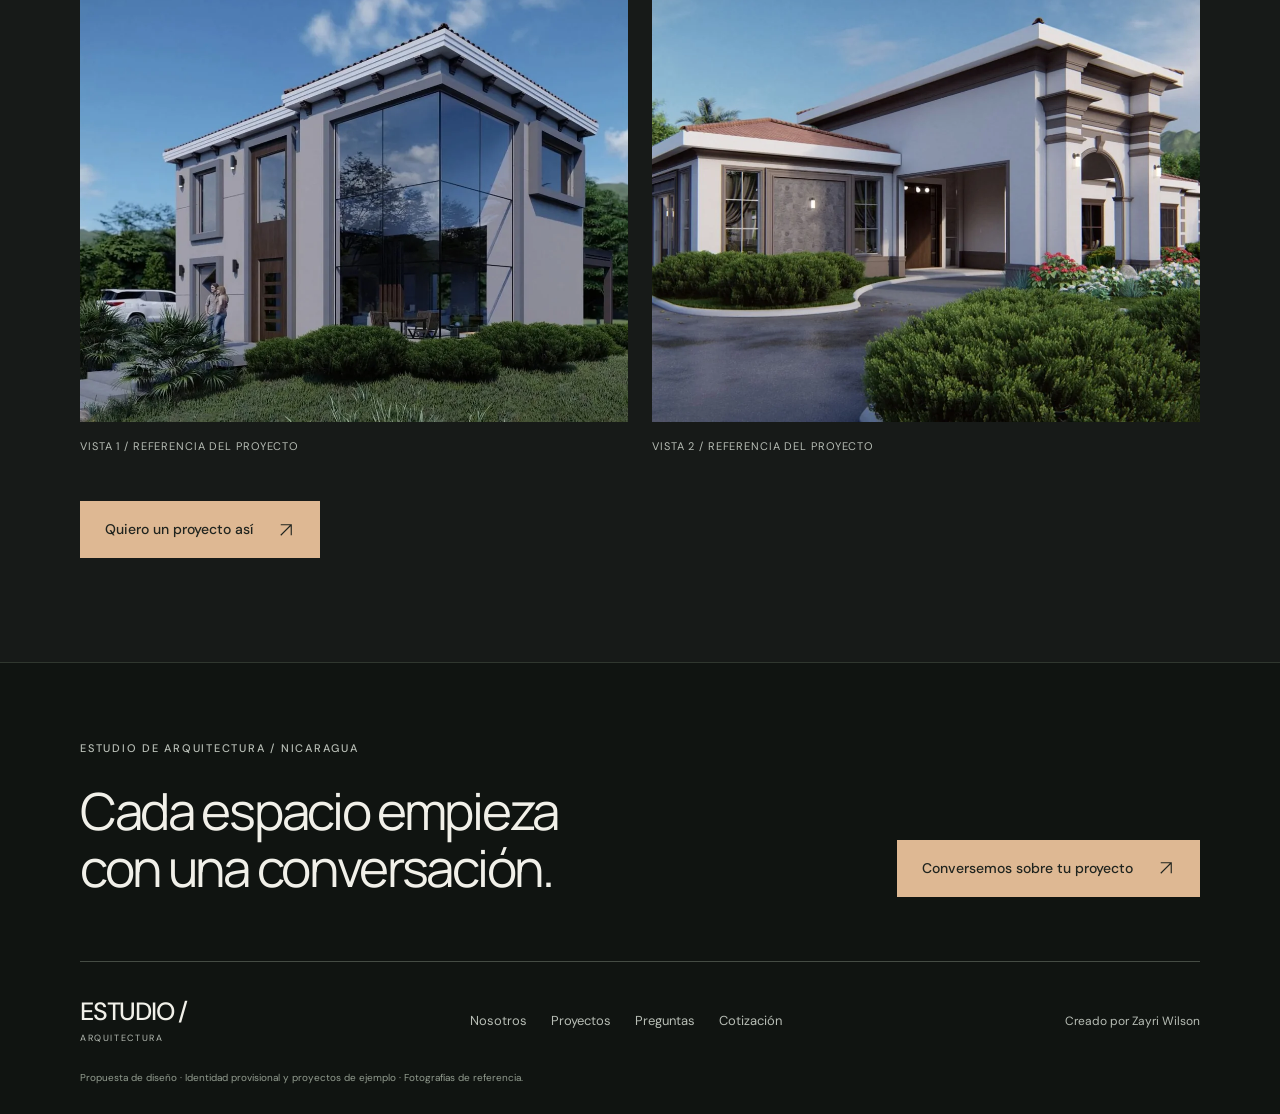
<file: proyecto.html>
<!doctype html><html lang="es"><head><meta charset="utf-8"><meta name="viewport" content="width=device-width,initial-scale=1"><meta name="theme-color" content="#171a18"><title>Detalle de proyecto | Estudio Arquitectura</title><meta name="description" content="Explora las imágenes, el enfoque y la idea de un proyecto del portafolio."><meta property="og:title" content="Detalle de proyecto · Estudio Arquitectura"><meta property="og:description" content="Portafolio de arquitectura · Propuesta creada por Zayri Wilson"><meta property="og:type" content="website"><meta property="og:image" content="https://zayriaz28.github.io/arquitectura-plantilla-b/assets/proyecto-0.webp"><link rel="icon" href="assets/favicon.svg" type="image/svg+xml"><link rel="stylesheet" href="assets/fonts.css"><link rel="stylesheet" href="assets/style.css"><script src="assets/app.js" defer></script><meta property="og:url" content="https://zayriaz28.github.io/arquitectura-plantilla-b/proyecto.html"><meta name="twitter:card" content="summary_large_image"></head><body data-page="proyecto"><a class="skip-link" href="#contenido">Saltar al contenido</a><header class="site-header"><div class="nav-wrap"><a class="brand" href="index.html" aria-label="Estudio Arquitectura, inicio"><strong>ESTUDIO /</strong><span>ARQUITECTURA</span></a><nav class="desktop-nav" aria-label="Navegación principal"><a href="index.html" >Inicio</a><a href="nosotros.html" >Nosotros</a><a href="proyectos.html" aria-current="page">Proyectos</a><a href="preguntas.html" >Preguntas frecuentes</a><a href="cotizacion.html" >Cotización</a></nav><span class="demo-pill" title="Propuesta de diseño para presentación">PROTOTIPO</span><button class="menu-toggle" type="button" aria-expanded="false" aria-controls="mobile-menu" aria-label="Abrir menú"><span></span><span></span></button></div><nav id="mobile-menu" class="mobile-nav" aria-label="Navegación móvil" hidden><a href="index.html" >Inicio</a><a href="nosotros.html" >Nosotros</a><a href="proyectos.html" aria-current="page">Proyectos</a><a href="preguntas.html" >Preguntas frecuentes</a><a href="cotizacion.html" >Cotización</a><p>Arquitectura y consultoría / Nicaragua</p></nav></header><main id="contenido"><section class="page-intro container"><p class="eyebrow">ESTUDIO / PORTAFOLIO</p><h1>Casa del patio</h1><p class="intro-copy">Arquitectura residencial / Proyecto de referencia</p></section><section class="section container project-detail" id="project-detail"><p>Cargando el proyecto…</p></section></main><footer class="site-footer"><div class="container"><div class="footer-top"><div><p class="eyebrow">ESTUDIO DE ARQUITECTURA / NICARAGUA</p><h2>Cada espacio empieza<br>con una conversación.</h2></div><a class="button" href="cotizacion.html">Conversemos sobre tu proyecto<svg viewBox="0 0 24 24" fill="none" aria-hidden="true"><path d="M5 19 19 5M5 5h14v14" stroke="currentColor" stroke-width="1.5"/></svg></a></div><div class="footer-bottom"><a class="brand" href="index.html"><strong>ESTUDIO /</strong><span>ARQUITECTURA</span></a><nav aria-label="Navegación de pie de página"><a href="nosotros.html">Nosotros</a><a href="proyectos.html">Proyectos</a><a href="preguntas.html">Preguntas</a><a href="cotizacion.html">Cotización</a></nav><p>Creado por Zayri Wilson</p></div><p class="reference-note">Propuesta de diseño · Identidad provisional y proyectos de ejemplo · Fotografías de referencia.</p></div></footer><dialog class="lightbox" id="lightbox" aria-label="Imagen del proyecto"><button type="button" class="lightbox-close" aria-label="Cerrar imagen">×</button><img alt=""><p></p></dialog></body></html>
</file>
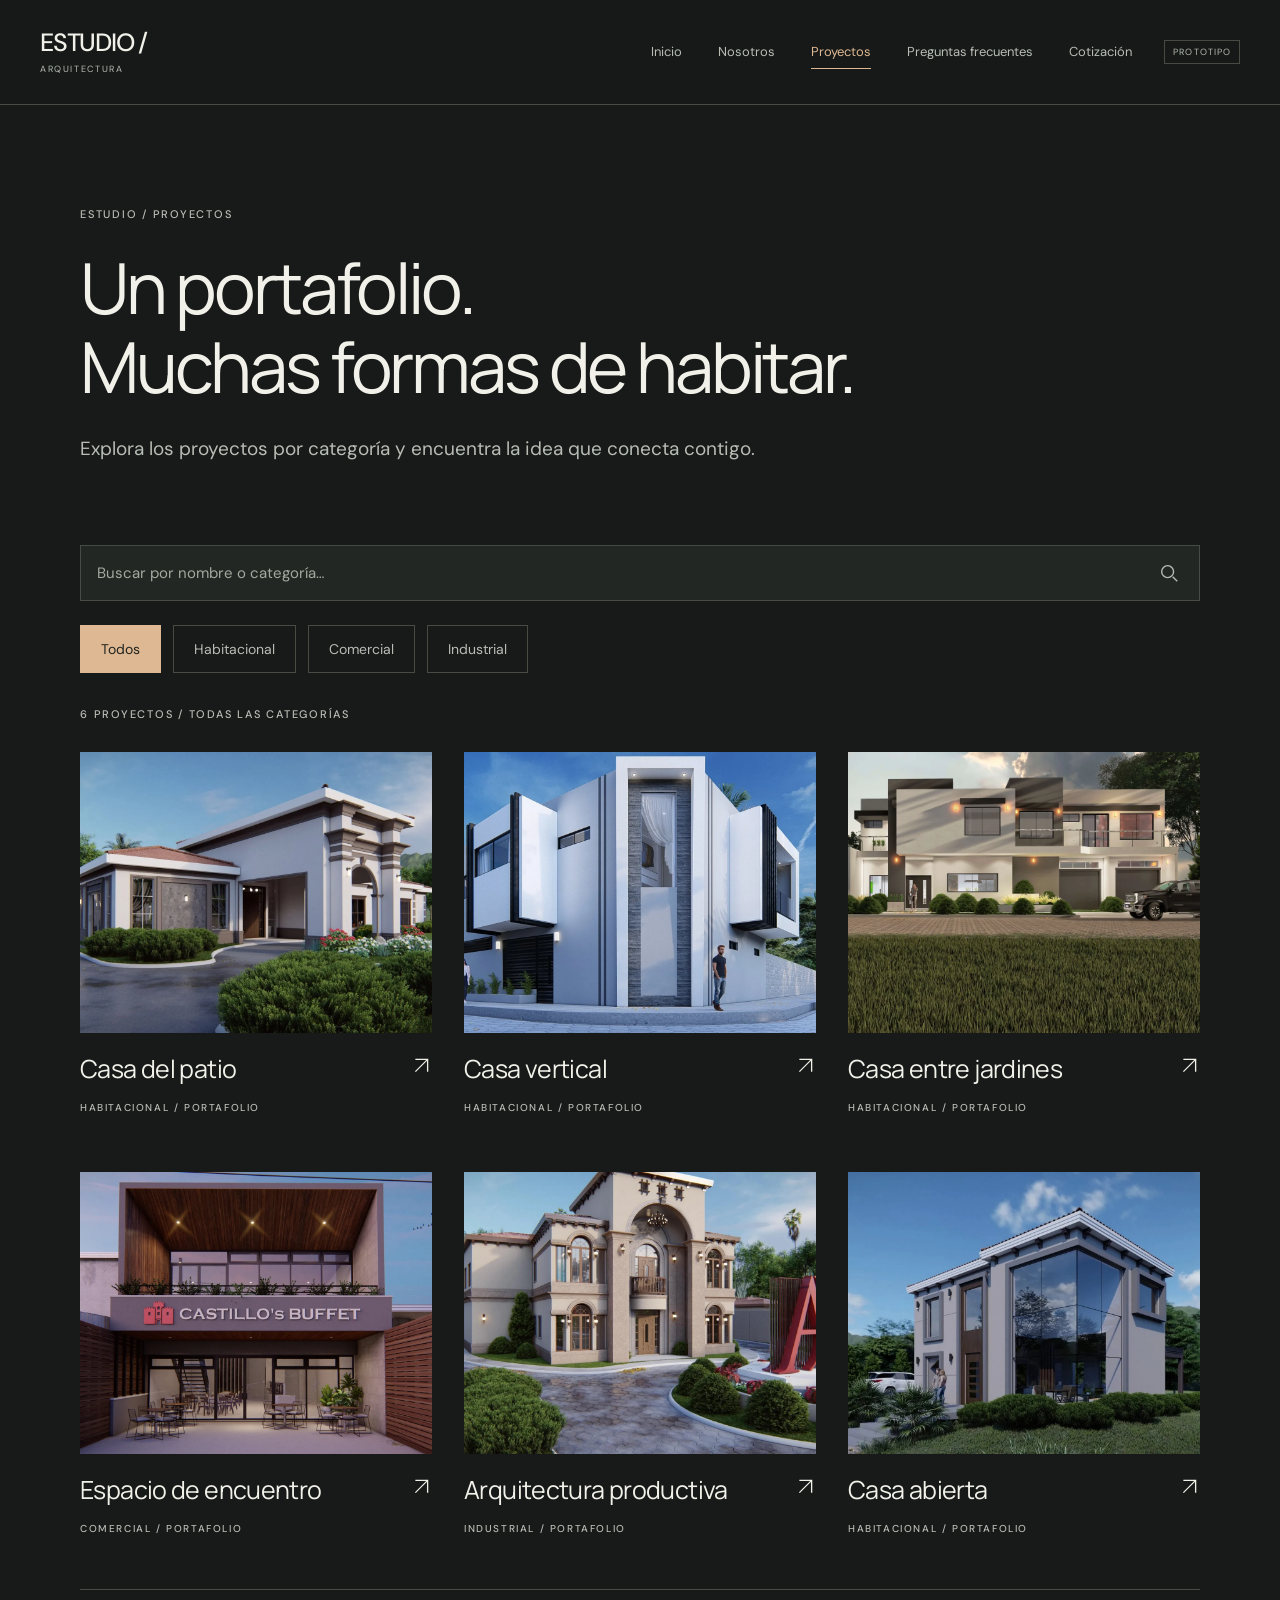
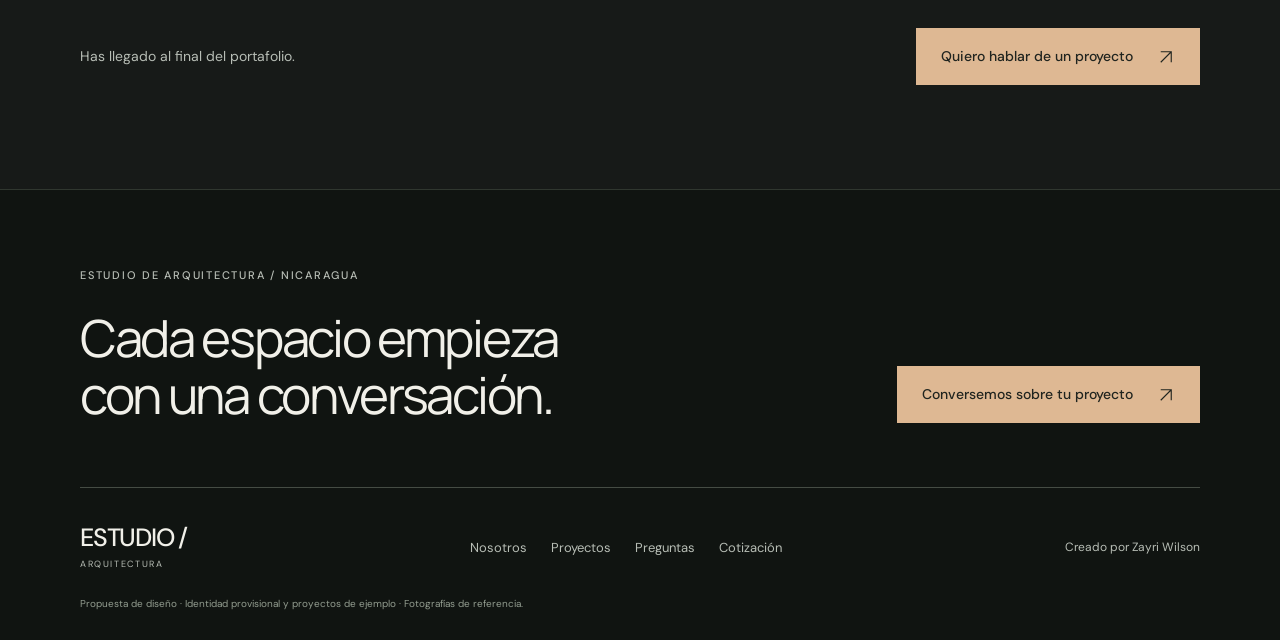
<file: proyectos.html>
<!doctype html><html lang="es"><head><meta charset="utf-8"><meta name="viewport" content="width=device-width,initial-scale=1"><meta name="theme-color" content="#171a18"><title>Proyectos | Estudio Arquitectura</title><meta name="description" content="Explora el portafolio: viviendas y proyectos comerciales e industriales. Busca y filtra por categoría."><meta property="og:title" content="Proyectos · Estudio Arquitectura"><meta property="og:description" content="Portafolio de arquitectura · Propuesta creada por Zayri Wilson"><meta property="og:type" content="website"><meta property="og:image" content="https://zayriaz28.github.io/arquitectura-plantilla-b/assets/proyecto-0.webp"><link rel="icon" href="assets/favicon.svg" type="image/svg+xml"><link rel="stylesheet" href="assets/fonts.css"><link rel="stylesheet" href="assets/style.css"><script src="assets/app.js" defer></script><meta property="og:url" content="https://zayriaz28.github.io/arquitectura-plantilla-b/proyectos.html"><meta name="twitter:card" content="summary_large_image"></head><body data-page="proyectos"><a class="skip-link" href="#contenido">Saltar al contenido</a><header class="site-header"><div class="nav-wrap"><a class="brand" href="index.html" aria-label="Estudio Arquitectura, inicio"><strong>ESTUDIO /</strong><span>ARQUITECTURA</span></a><nav class="desktop-nav" aria-label="Navegación principal"><a href="index.html" >Inicio</a><a href="nosotros.html" >Nosotros</a><a href="proyectos.html" aria-current="page">Proyectos</a><a href="preguntas.html" >Preguntas frecuentes</a><a href="cotizacion.html" >Cotización</a></nav><span class="demo-pill" title="Propuesta de diseño para presentación">PROTOTIPO</span><button class="menu-toggle" type="button" aria-expanded="false" aria-controls="mobile-menu" aria-label="Abrir menú"><span></span><span></span></button></div><nav id="mobile-menu" class="mobile-nav" aria-label="Navegación móvil" hidden><a href="index.html" >Inicio</a><a href="nosotros.html" >Nosotros</a><a href="proyectos.html" aria-current="page">Proyectos</a><a href="preguntas.html" >Preguntas frecuentes</a><a href="cotizacion.html" >Cotización</a><p>Arquitectura y consultoría / Nicaragua</p></nav></header><main id="contenido"><section class="page-intro container"><p class="eyebrow">ESTUDIO / PROYECTOS</p><h1>Un portafolio.<br>Muchas formas de habitar.</h1><p class="intro-copy">Explora los proyectos por categoría y encuentra la idea que conecta contigo.</p></section><section class="container section catalog"><div class="search-wrap"><label class="sr-only" for="project-search">Buscar un proyecto</label><input type="search" id="project-search" placeholder="Buscar por nombre o categoría…" autocomplete="off"><svg viewBox="0 0 24 24" aria-hidden="true"><circle cx="10.5" cy="10.5" r="6.5"/><path d="m16 16 5 5"/></svg></div><div class="filter-list" role="group" aria-label="Filtrar proyectos por categoría"><button type="button" data-filter="Todos" aria-pressed="true">Todos</button><button type="button" data-filter="Habitacional" aria-pressed="false">Habitacional</button><button type="button" data-filter="Comercial" aria-pressed="false">Comercial</button><button type="button" data-filter="Industrial" aria-pressed="false">Industrial</button></div><p id="project-count" class="eyebrow" aria-live="polite">6 PROYECTOS / TODAS LAS CATEGORÍAS</p><div class="project-grid" id="project-grid"><article class="project-card" data-category="Habitacional" data-search="Casa del patio Habitacional"><a href="proyecto.html?id=casa-del-patio" class="project-image"><img src="assets/proyecto-1.webp" alt="Casa del patio, referencia de arquitectura habitacional" width="1600" height="1100" loading="lazy" decoding="async" ><span class="image-label">VER PROYECTO <svg viewBox="0 0 24 24" fill="none" aria-hidden="true"><path d="M5 19 19 5M5 5h14v14" stroke="currentColor" stroke-width="1.5"/></svg></span></a><div class="project-heading"><h3><a href="proyecto.html?id=casa-del-patio">Casa del patio</a></h3><a class="icon-link" href="proyecto.html?id=casa-del-patio" aria-label="Ver Casa del patio"><svg viewBox="0 0 24 24" fill="none" aria-hidden="true"><path d="M5 19 19 5M5 5h14v14" stroke="currentColor" stroke-width="1.5"/></svg></a></div><p class="eyebrow">Habitacional / Portafolio</p></article><article class="project-card" data-category="Habitacional" data-search="Casa vertical Habitacional"><a href="proyecto.html?id=casa-vertical" class="project-image"><img src="assets/proyecto-2.webp" alt="Casa vertical, referencia de arquitectura habitacional" width="1600" height="1100" loading="lazy" decoding="async" ><span class="image-label">VER PROYECTO <svg viewBox="0 0 24 24" fill="none" aria-hidden="true"><path d="M5 19 19 5M5 5h14v14" stroke="currentColor" stroke-width="1.5"/></svg></span></a><div class="project-heading"><h3><a href="proyecto.html?id=casa-vertical">Casa vertical</a></h3><a class="icon-link" href="proyecto.html?id=casa-vertical" aria-label="Ver Casa vertical"><svg viewBox="0 0 24 24" fill="none" aria-hidden="true"><path d="M5 19 19 5M5 5h14v14" stroke="currentColor" stroke-width="1.5"/></svg></a></div><p class="eyebrow">Habitacional / Portafolio</p></article><article class="project-card" data-category="Habitacional" data-search="Casa entre jardines Habitacional"><a href="proyecto.html?id=casa-entre-jardines" class="project-image"><img src="assets/proyecto-3.webp" alt="Casa entre jardines, referencia de arquitectura habitacional" width="1600" height="1100" loading="lazy" decoding="async" ><span class="image-label">VER PROYECTO <svg viewBox="0 0 24 24" fill="none" aria-hidden="true"><path d="M5 19 19 5M5 5h14v14" stroke="currentColor" stroke-width="1.5"/></svg></span></a><div class="project-heading"><h3><a href="proyecto.html?id=casa-entre-jardines">Casa entre jardines</a></h3><a class="icon-link" href="proyecto.html?id=casa-entre-jardines" aria-label="Ver Casa entre jardines"><svg viewBox="0 0 24 24" fill="none" aria-hidden="true"><path d="M5 19 19 5M5 5h14v14" stroke="currentColor" stroke-width="1.5"/></svg></a></div><p class="eyebrow">Habitacional / Portafolio</p></article><article class="project-card" data-category="Comercial" data-search="Espacio de encuentro Comercial"><a href="proyecto.html?id=espacio-de-encuentro" class="project-image"><img src="assets/proyecto-4.webp" alt="Espacio de encuentro, referencia de arquitectura comercial" width="1600" height="1100" loading="lazy" decoding="async" ><span class="image-label">VER PROYECTO <svg viewBox="0 0 24 24" fill="none" aria-hidden="true"><path d="M5 19 19 5M5 5h14v14" stroke="currentColor" stroke-width="1.5"/></svg></span></a><div class="project-heading"><h3><a href="proyecto.html?id=espacio-de-encuentro">Espacio de encuentro</a></h3><a class="icon-link" href="proyecto.html?id=espacio-de-encuentro" aria-label="Ver Espacio de encuentro"><svg viewBox="0 0 24 24" fill="none" aria-hidden="true"><path d="M5 19 19 5M5 5h14v14" stroke="currentColor" stroke-width="1.5"/></svg></a></div><p class="eyebrow">Comercial / Portafolio</p></article><article class="project-card" data-category="Industrial" data-search="Arquitectura productiva Industrial"><a href="proyecto.html?id=arquitectura-productiva" class="project-image"><img src="assets/proyecto-5.webp" alt="Arquitectura productiva, referencia de arquitectura industrial" width="1600" height="1100" loading="lazy" decoding="async" ><span class="image-label">VER PROYECTO <svg viewBox="0 0 24 24" fill="none" aria-hidden="true"><path d="M5 19 19 5M5 5h14v14" stroke="currentColor" stroke-width="1.5"/></svg></span></a><div class="project-heading"><h3><a href="proyecto.html?id=arquitectura-productiva">Arquitectura productiva</a></h3><a class="icon-link" href="proyecto.html?id=arquitectura-productiva" aria-label="Ver Arquitectura productiva"><svg viewBox="0 0 24 24" fill="none" aria-hidden="true"><path d="M5 19 19 5M5 5h14v14" stroke="currentColor" stroke-width="1.5"/></svg></a></div><p class="eyebrow">Industrial / Portafolio</p></article><article class="project-card" data-category="Habitacional" data-search="Casa abierta Habitacional"><a href="proyecto.html?id=casa-abierta" class="project-image"><img src="assets/proyecto-0.webp" alt="Casa abierta, referencia de arquitectura habitacional" width="1600" height="1100" loading="lazy" decoding="async" ><span class="image-label">VER PROYECTO <svg viewBox="0 0 24 24" fill="none" aria-hidden="true"><path d="M5 19 19 5M5 5h14v14" stroke="currentColor" stroke-width="1.5"/></svg></span></a><div class="project-heading"><h3><a href="proyecto.html?id=casa-abierta">Casa abierta</a></h3><a class="icon-link" href="proyecto.html?id=casa-abierta" aria-label="Ver Casa abierta"><svg viewBox="0 0 24 24" fill="none" aria-hidden="true"><path d="M5 19 19 5M5 5h14v14" stroke="currentColor" stroke-width="1.5"/></svg></a></div><p class="eyebrow">Habitacional / Portafolio</p></article></div><div class="empty-state" id="project-empty" hidden><h2>No encontramos ese proyecto.</h2><p>Prueba con otra palabra o elimina los filtros para volver al catálogo.</p><button type="button" class="button secondary" id="clear-filters">Limpiar búsqueda <svg viewBox="0 0 24 24" fill="none" aria-hidden="true"><path d="M5 19 19 5M5 5h14v14" stroke="currentColor" stroke-width="1.5"/></svg></button></div><div class="catalog-end"><p>Has llegado al final del portafolio.</p><a class="button" href="cotizacion.html">Quiero hablar de un proyecto<svg viewBox="0 0 24 24" fill="none" aria-hidden="true"><path d="M5 19 19 5M5 5h14v14" stroke="currentColor" stroke-width="1.5"/></svg></a></div></section></main><footer class="site-footer"><div class="container"><div class="footer-top"><div><p class="eyebrow">ESTUDIO DE ARQUITECTURA / NICARAGUA</p><h2>Cada espacio empieza<br>con una conversación.</h2></div><a class="button" href="cotizacion.html">Conversemos sobre tu proyecto<svg viewBox="0 0 24 24" fill="none" aria-hidden="true"><path d="M5 19 19 5M5 5h14v14" stroke="currentColor" stroke-width="1.5"/></svg></a></div><div class="footer-bottom"><a class="brand" href="index.html"><strong>ESTUDIO /</strong><span>ARQUITECTURA</span></a><nav aria-label="Navegación de pie de página"><a href="nosotros.html">Nosotros</a><a href="proyectos.html">Proyectos</a><a href="preguntas.html">Preguntas</a><a href="cotizacion.html">Cotización</a></nav><p>Creado por Zayri Wilson</p></div><p class="reference-note">Propuesta de diseño · Identidad provisional y proyectos de ejemplo · Fotografías de referencia.</p></div></footer><dialog class="lightbox" id="lightbox" aria-label="Imagen del proyecto"><button type="button" class="lightbox-close" aria-label="Cerrar imagen">×</button><img alt=""><p></p></dialog></body></html>
</file>
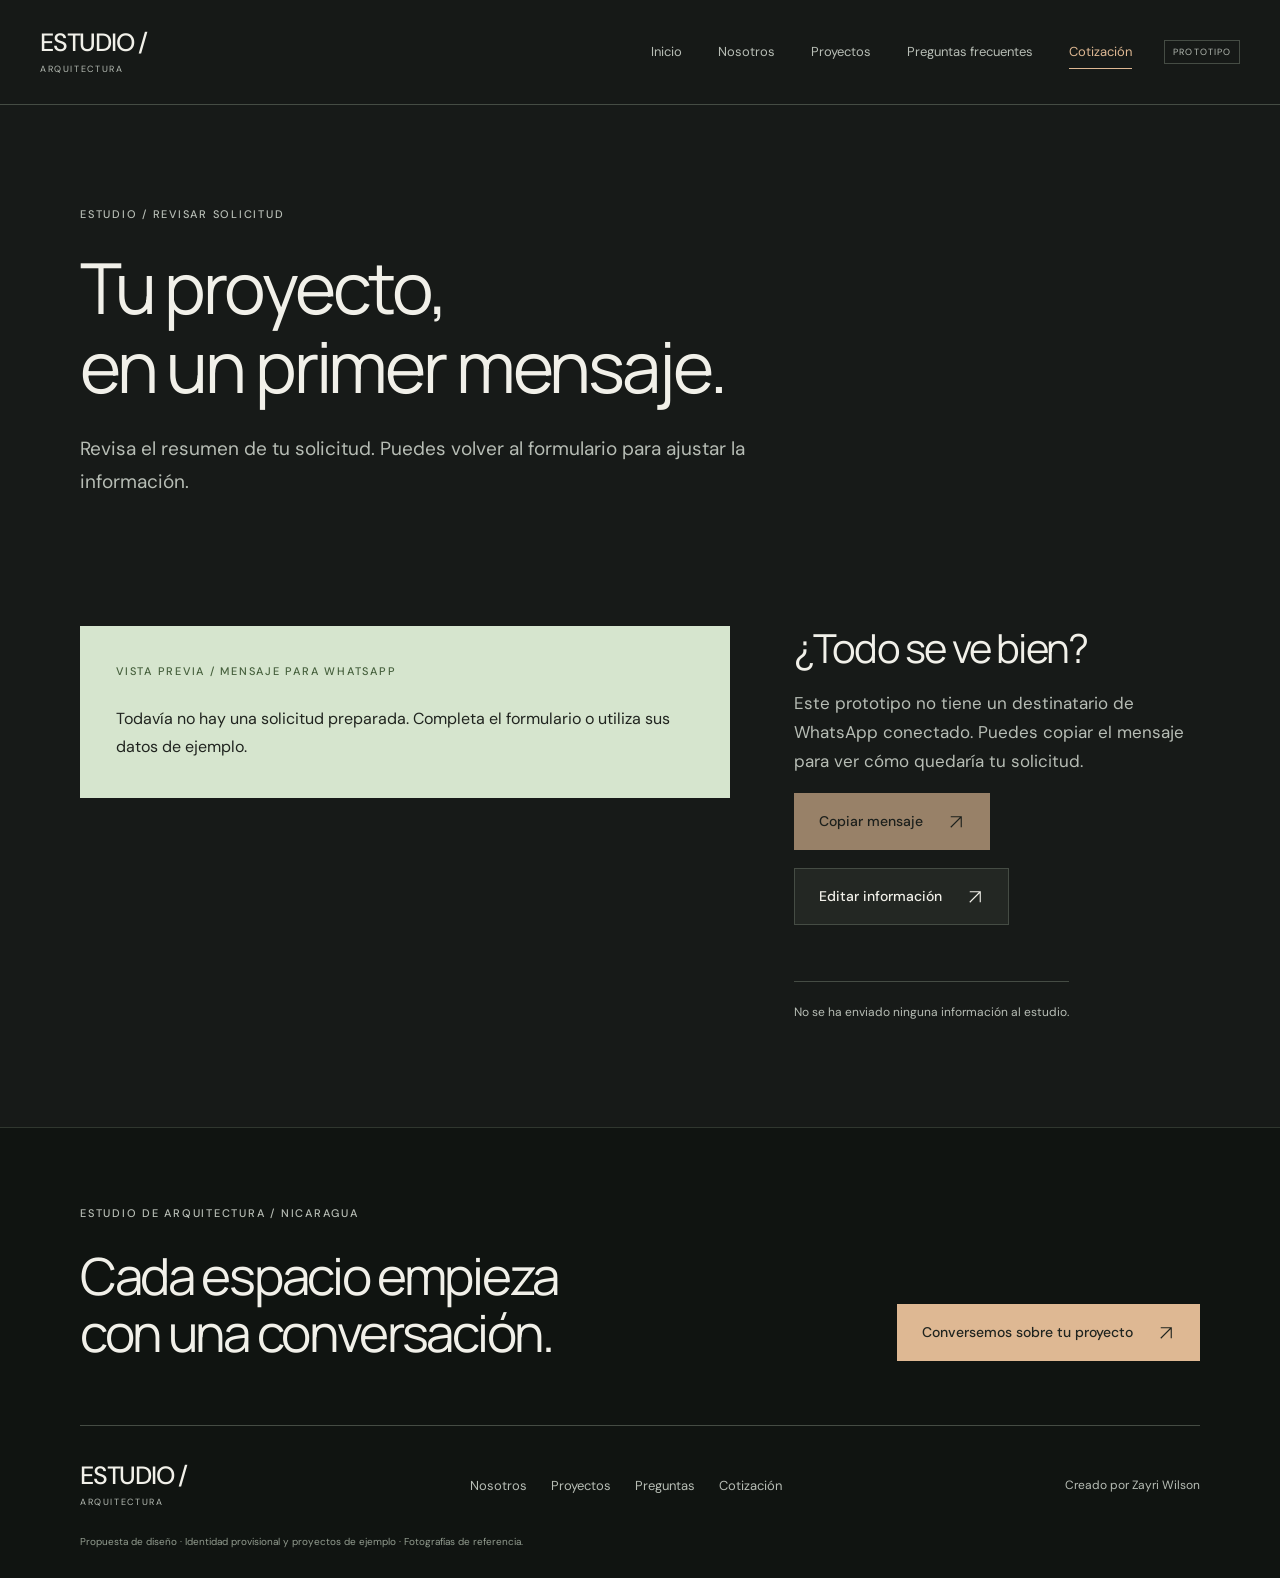
<file: resumen.html>
<!doctype html><html lang="es"><head><meta charset="utf-8"><meta name="viewport" content="width=device-width,initial-scale=1"><meta name="theme-color" content="#171a18"><title>Revisar solicitud | Estudio Arquitectura</title><meta name="description" content="Revisa y copia el mensaje de cotización. Esta demostración no envía información a WhatsApp."><meta property="og:title" content="Revisar solicitud · Estudio Arquitectura"><meta property="og:description" content="Portafolio de arquitectura · Propuesta creada por Zayri Wilson"><meta property="og:type" content="website"><meta property="og:image" content="https://zayriaz28.github.io/arquitectura-plantilla-b/assets/proyecto-0.webp"><link rel="icon" href="assets/favicon.svg" type="image/svg+xml"><link rel="stylesheet" href="assets/fonts.css"><link rel="stylesheet" href="assets/style.css"><script src="assets/app.js" defer></script><meta property="og:url" content="https://zayriaz28.github.io/arquitectura-plantilla-b/resumen.html"><meta name="twitter:card" content="summary_large_image"></head><body data-page="resumen"><a class="skip-link" href="#contenido">Saltar al contenido</a><header class="site-header"><div class="nav-wrap"><a class="brand" href="index.html" aria-label="Estudio Arquitectura, inicio"><strong>ESTUDIO /</strong><span>ARQUITECTURA</span></a><nav class="desktop-nav" aria-label="Navegación principal"><a href="index.html" >Inicio</a><a href="nosotros.html" >Nosotros</a><a href="proyectos.html" >Proyectos</a><a href="preguntas.html" >Preguntas frecuentes</a><a href="cotizacion.html" aria-current="page">Cotización</a></nav><span class="demo-pill" title="Propuesta de diseño para presentación">PROTOTIPO</span><button class="menu-toggle" type="button" aria-expanded="false" aria-controls="mobile-menu" aria-label="Abrir menú"><span></span><span></span></button></div><nav id="mobile-menu" class="mobile-nav" aria-label="Navegación móvil" hidden><a href="index.html" >Inicio</a><a href="nosotros.html" >Nosotros</a><a href="proyectos.html" >Proyectos</a><a href="preguntas.html" >Preguntas frecuentes</a><a href="cotizacion.html" aria-current="page">Cotización</a><p>Arquitectura y consultoría / Nicaragua</p></nav></header><main id="contenido"><section class="page-intro container"><p class="eyebrow">ESTUDIO / REVISAR SOLICITUD</p><h1>Tu proyecto,<br>en un primer mensaje.</h1><p class="intro-copy">Revisa el resumen de tu solicitud. Puedes volver al formulario para ajustar la información.</p></section><section class="section container summary-layout"><div class="message-card"><p class="eyebrow">VISTA PREVIA / MENSAJE PARA WHATSAPP</p><pre id="quote-message"></pre></div><div class="summary-actions"><h2>¿Todo se ve bien?</h2><p>Este prototipo no tiene un destinatario de WhatsApp conectado. Puedes copiar el mensaje para ver cómo quedaría tu solicitud.</p><button class="button" type="button" id="copy-message">Copiar mensaje <svg viewBox="0 0 24 24" fill="none" aria-hidden="true"><path d="M5 19 19 5M5 5h14v14" stroke="currentColor" stroke-width="1.5"/></svg></button><a class="button secondary" href="cotizacion.html">Editar información<svg viewBox="0 0 24 24" fill="none" aria-hidden="true"><path d="M5 19 19 5M5 5h14v14" stroke="currentColor" stroke-width="1.5"/></svg></a><p id="copy-status" role="status" aria-live="polite"></p><p class="demo-note">No se ha enviado ninguna información al estudio.</p></div></section></main><footer class="site-footer"><div class="container"><div class="footer-top"><div><p class="eyebrow">ESTUDIO DE ARQUITECTURA / NICARAGUA</p><h2>Cada espacio empieza<br>con una conversación.</h2></div><a class="button" href="cotizacion.html">Conversemos sobre tu proyecto<svg viewBox="0 0 24 24" fill="none" aria-hidden="true"><path d="M5 19 19 5M5 5h14v14" stroke="currentColor" stroke-width="1.5"/></svg></a></div><div class="footer-bottom"><a class="brand" href="index.html"><strong>ESTUDIO /</strong><span>ARQUITECTURA</span></a><nav aria-label="Navegación de pie de página"><a href="nosotros.html">Nosotros</a><a href="proyectos.html">Proyectos</a><a href="preguntas.html">Preguntas</a><a href="cotizacion.html">Cotización</a></nav><p>Creado por Zayri Wilson</p></div><p class="reference-note">Propuesta de diseño · Identidad provisional y proyectos de ejemplo · Fotografías de referencia.</p></div></footer><dialog class="lightbox" id="lightbox" aria-label="Imagen del proyecto"><button type="button" class="lightbox-close" aria-label="Cerrar imagen">×</button><img alt=""><p></p></dialog></body></html>
</file>
<file: assets/fonts.css>
@font-face {
  font-family: 'DM Sans';
  font-style: normal;
  font-weight: 400;
  font-display: swap;
  src: url(fonts/font0.woff2) format('truetype');
}
@font-face {
  font-family: 'DM Sans';
  font-style: normal;
  font-weight: 500;
  font-display: swap;
  src: url(fonts/font2.woff2) format('truetype');
}
@font-face {
  font-family: 'DM Sans';
  font-style: normal;
  font-weight: 700;
  font-display: swap;
  src: url(fonts/font6.woff2) format('truetype');
}
@font-face {
  font-family: 'Manrope';
  font-style: normal;
  font-weight: 400;
  font-display: swap;
  src: url(fonts/font1.woff2) format('truetype');
}
@font-face {
  font-family: 'Manrope';
  font-style: normal;
  font-weight: 500;
  font-display: swap;
  src: url(fonts/font4.woff2) format('truetype');
}
@font-face {
  font-family: 'Manrope';
  font-style: normal;
  font-weight: 600;
  font-display: swap;
  src: url(fonts/font7.woff2) format('truetype');
}
</file>
<file: assets/style.css>
/* Plantilla B · Creado por Zayri Wilson */
:root{--bg:#171a18;--surface:#232723;--ink:#f1f0e9;--muted:#b7bdb5;--line:#454c44;--accent:#deb893;--accent-ink:#20241f;--max:1280px;color-scheme:dark;font-family:'DM Sans',sans-serif;background:var(--bg);color:var(--ink);font-synthesis:none}*{box-sizing:border-box}html{scroll-behavior:smooth;scroll-padding-top:100px}body{margin:0}body.menu-open{overflow:hidden}a{color:inherit;text-decoration:none}button,input,select,textarea{font:inherit}button,a,input,select,textarea{-webkit-tap-highlight-color:transparent}button{cursor:pointer}button:disabled{cursor:wait;opacity:.65}button,input,select,textarea{border-radius:0}img{display:block;width:100%;height:100%;object-fit:cover}svg{width:24px;height:24px;flex-shrink:0}button svg,a svg{pointer-events:none}button:focus-visible,a:focus-visible,input:focus-visible,select:focus-visible,textarea:focus-visible,summary:focus-visible{outline:2px solid var(--accent);outline-offset:5px}::selection{background:var(--accent);color:var(--bg)}[hidden]{display:none!important}.container{width:min(calc(100% - 160px),var(--max));margin-inline:auto}.section{padding-block:104px}.tinted{background:var(--surface)}.eyebrow{font-size:11px;font-weight:500;letter-spacing:.16em;line-height:1.7;text-transform:uppercase;color:var(--muted);margin:0 0 24px}.page-intro{padding-top:100px;padding-bottom:24px}h1,h2,h3{font-family:Manrope,sans-serif;font-weight:400;letter-spacing:-.045em;margin:0;line-height:1.12}h1{font-size:clamp(46px,5.5vw,78px);max-width:1150px}h2{font-size:clamp(36px,4.3vw,58px);margin-bottom:28px}h3{font-size:28px;letter-spacing:-.025em}p{font-size:17px;line-height:1.7;color:var(--muted);margin:0 0 24px}.intro-copy{font-size:19px;max-width:750px;margin:28px 0 0}.button{display:inline-flex;align-items:center;justify-content:space-between;gap:24px;padding:17px 24px;min-height:56px;border:1px solid var(--accent);background:var(--accent);color:var(--accent-ink);font-size:14px;font-weight:500;line-height:1.5;transition:background .2s,transform .2s,border-color .2s;max-width:100%}.button svg{width:18px;height:18px}.button:hover{background:#ebccad;border-color:#ebccad;transform:translateY(-2px)}.button.secondary{background:var(--surface);border-color:var(--line);color:var(--ink)}.button.secondary:hover{background:#30362f;border-color:var(--muted)}.text-button{background:none;border:0;color:var(--muted);padding:12px 0;text-decoration:underline;text-underline-offset:5px;font-size:14px}.text-button:hover{color:var(--ink)}.skip-link{position:fixed;left:20px;top:-100px;padding:15px;background:var(--accent);color:var(--bg);z-index:100}.skip-link:focus{top:10px}.sr-only{position:absolute;width:1px;height:1px;padding:0;margin:-1px;overflow:hidden;clip:rect(0,0,0,0);white-space:nowrap;border:0}
.site-header{position:sticky;top:0;z-index:30;background:rgba(23,26,24,.97);border-bottom:1px solid var(--line);backdrop-filter:blur(14px)}.nav-wrap{max-width:1440px;margin:auto;min-height:104px;padding:22px 40px;display:flex;gap:32px;align-items:center;justify-content:space-between}.brand{display:inline-flex;flex-direction:column;gap:5px;flex-shrink:0}.brand strong{font-size:25px;letter-spacing:-.05em;line-height:1.15;font-weight:500}.brand span{font-size:9px;letter-spacing:.18em;color:var(--muted)}.desktop-nav{display:flex;align-items:center;gap:36px;margin-left:auto}.desktop-nav a{font-size:13px;line-height:2;color:var(--muted);position:relative;white-space:nowrap}.desktop-nav a:hover,.desktop-nav a[aria-current]{color:var(--accent)}.desktop-nav a[aria-current]:after{content:'';height:1px;position:absolute;bottom:-4px;left:0;right:0;background:var(--accent)}.demo-pill{font-size:9px;letter-spacing:.12em;border:1px solid var(--line);color:var(--muted);padding:5px 8px}.menu-toggle{display:none;width:42px;height:42px;align-items:center;justify-content:center;flex-direction:column;gap:7px;background:none;border:0;color:var(--ink)}.menu-toggle span{display:block;width:24px;height:1px;background:currentColor;transition:transform .2s}.menu-toggle[aria-expanded=true] span:first-child{transform:translateY(4px) rotate(45deg)}.menu-toggle[aria-expanded=true] span:last-child{transform:translateY(-4px) rotate(-45deg)}.mobile-nav{padding:30px 24px 40px;background:var(--bg);max-height:calc(100dvh - 80px);overflow:auto;border-top:1px solid var(--line)}.mobile-nav a{display:block;font-family:Manrope,sans-serif;font-size:30px;padding:13px 0;letter-spacing:-.04em;border-bottom:1px solid var(--line)}.mobile-nav a[aria-current]{color:var(--accent)}.mobile-nav p{font-size:12px;margin:25px 0 0}
.home-hero{height:min(800px,calc(100svh - 104px));min-height:620px;position:relative;overflow:hidden}.home-hero>img{position:absolute;inset:0;object-position:center 55%}.hero-shade{position:absolute;inset:0;background:linear-gradient(90deg,rgba(7,14,10,.69),rgba(7,14,10,.29)),linear-gradient(0deg,rgba(0,0,0,.14),transparent 60%)}.hero-content{position:relative;z-index:1;height:100%;display:flex;align-items:flex-start;justify-content:center;flex-direction:column;padding-block:70px}.hero-content .eyebrow{color:#e9ede6}.hero-content h1{font-size:clamp(78px,8.4vw,124px);line-height:1.03;letter-spacing:-.065em;margin:7px 0 30px}.hero-content>p:not(.eyebrow){color:var(--ink);font-size:19px;margin-bottom:30px;max-width:510px}.hero-caption{position:absolute;bottom:24px;right:40px;font-size:9px;letter-spacing:.16em;color:#e5e8e2}.section-heading{display:flex;justify-content:space-between;align-items:flex-end;gap:64px;margin-bottom:48px}.section-heading h2{margin:0}.section-heading>p{max-width:350px;margin-bottom:5px}.project-grid{display:grid;grid-template-columns:repeat(3,minmax(0,1fr));gap:56px 32px;margin-bottom:40px}.project-card{min-width:0}.project-image{display:block;aspect-ratio:1.25;overflow:hidden;position:relative;background:var(--surface)}.project-image img{transition:transform .6s}.project-image:hover img{transform:scale(1.045)}.image-label{position:absolute;left:18px;right:18px;bottom:18px;display:flex;align-items:center;justify-content:space-between;background:rgba(23,26,24,.84);color:var(--ink);font-size:10px;letter-spacing:.1em;padding:12px 14px;opacity:0;transform:translateY(5px);transition:opacity .2s,transform .2s}.image-label svg{width:16px;height:16px}.project-image:hover .image-label,.project-image:focus-visible .image-label{opacity:1;transform:translateY(0)}.project-heading{display:flex;gap:16px;justify-content:space-between;align-items:flex-start;margin:20px 0 10px}.project-heading h3{font-size:25px;line-height:1.25}.project-heading a:hover{color:var(--accent)}.project-card .eyebrow{font-size:10px;margin:0}.icon-link{padding:2px 0 8px 8px}.icon-link svg{width:21px;height:21px}.split{display:grid;grid-template-columns:1fr 1fr;gap:72px;align-items:center}.editorial-image{aspect-ratio:1.16;overflow:hidden}.editorial-copy p{max-width:500px}.service-list{margin-top:48px}.service-list article{display:grid;grid-template-columns:70px 1.1fr 1fr;align-items:start;gap:32px;padding:34px 0;border-top:1px solid var(--line)}.service-list article:last-child{border-bottom:1px solid var(--line)}.service-list span,.process-list span,.values-grid>article>span{font-size:12px;color:var(--accent);line-height:2.2}.service-list article p{margin:0;font-size:16px}.wide-image{aspect-ratio:2.15;overflow:hidden;margin-top:44px}.manifesto{display:grid;grid-template-columns:1fr 2fr;gap:64px}.manifesto h2{font-size:clamp(34px,3.4vw,48px)}.manifesto p:last-child{max-width:780px;margin:0}.values-grid{display:grid;grid-template-columns:repeat(3,1fr);gap:48px;margin-top:55px}.values-grid article{border-top:1px solid var(--line);padding-top:25px}.values-grid h3{margin:22px 0 16px}.values-grid p{margin:0;font-size:16px}.process-list{list-style:none;padding:0;margin:48px 0 36px}.process-list li{display:grid;grid-template-columns:70px 1.2fr 1fr;gap:32px;padding:28px 0;border-top:1px solid var(--line)}.process-list h3{font-size:25px}.process-list p{font-size:16px;margin:0}
.catalog{padding-top:55px}.search-wrap{position:relative}.search-wrap input{padding-right:56px}.search-wrap>svg{position:absolute;right:20px;top:17px;width:22px;height:22px;fill:none;stroke:var(--muted);stroke-width:1.5;pointer-events:none}input,select,textarea{display:block;width:100%;background:var(--surface);border:1px solid var(--line);color:var(--ink);padding:16px;font-size:15px;line-height:1.5;min-height:56px;transition:border-color .2s}input::placeholder,textarea::placeholder{color:#a1aa9f}input:hover,select:hover,textarea:hover{border-color:#71806d}textarea{resize:vertical;min-height:148px}select{appearance:auto}input[type=number]{appearance:textfield}.filter-list{display:flex;gap:12px;flex-wrap:wrap;margin:24px 0 32px}.filter-list button{background:transparent;border:1px solid var(--line);color:var(--muted);padding:12px 20px;font-size:14px;min-height:48px;transition:background .2s,color .2s}.filter-list button:hover{color:var(--ink);background:var(--surface)}.filter-list button[aria-pressed=true]{background:var(--accent);border-color:var(--accent);color:var(--accent-ink)}.catalog #project-count{margin:0 0 28px}.catalog-end{border-top:1px solid var(--line);padding-top:38px;margin-top:52px;display:flex;justify-content:space-between;align-items:center;gap:24px}.catalog-end p{font-size:14px;margin:0}.empty-state{padding:65px 24px;text-align:center;border:1px solid var(--line);background:var(--surface)}.empty-state h2{font-size:36px}.faq-section{max-width:1060px}.faq-section .filter-list{margin-top:0;margin-bottom:44px}.faq-list details{border-bottom:1px solid var(--line)}.faq-list details:first-child{border-top:1px solid var(--line)}.faq-list summary{display:flex;align-items:center;justify-content:space-between;gap:32px;font-size:23px;font-weight:500;cursor:pointer;list-style:none;padding:30px 0;line-height:1.45}.faq-list summary::-webkit-details-marker{display:none}.faq-list summary span{position:relative;width:24px;height:24px;flex-shrink:0}.faq-list summary span:before,.faq-list summary span:after{content:'';position:absolute;background:var(--accent);width:18px;height:1px;left:3px;top:11px}.faq-list summary span:after{transform:rotate(90deg)}.faq-list details[open] summary span:after{transform:rotate(0)}.faq-list details[open] summary{color:var(--accent)}.faq-list details>p{max-width:850px;padding-bottom:28px;margin:0;font-size:17px}.faq-contact{padding:48px;margin-top:72px;background:var(--surface)}.faq-contact h2{font-size:40px}.faq-contact p{max-width:660px}
.quote-layout{display:grid;grid-template-columns:minmax(0,1.65fr) minmax(280px,1fr);gap:64px;align-items:start;padding-top:56px}fieldset{margin:0 0 34px;padding:0;border:0;min-width:0}legend{font-size:13px;letter-spacing:.1em;text-transform:uppercase;margin-bottom:28px;font-weight:500}legend span{color:var(--accent);margin-right:10px}.form-grid{display:grid;grid-template-columns:repeat(2,minmax(0,1fr));gap:24px}.field{min-width:0}.field label{display:block;font-size:13px;margin-bottom:9px;line-height:1.5}.form-grid+.field{margin-top:24px}.check-field{display:flex;gap:12px;align-items:flex-start;font-size:13px;color:var(--muted);line-height:1.65;margin-bottom:26px}.check-field input{width:18px;height:18px;min-height:18px;padding:0;flex-shrink:0;margin:2px 0 0;accent-color:var(--accent)}.form-actions{display:flex;align-items:center;gap:20px;flex-wrap:wrap}.form-note{font-size:12px;line-height:1.7;margin:22px 0 0;max-width:620px}.form-error{color:#ffb3a6;font-size:14px;margin-top:20px}.quote-help{background:var(--surface);padding:34px;position:sticky;top:134px}.quote-help h2{font-size:42px}.quote-help p{font-size:15px}.quote-help ol{padding:26px 0 0 20px;border-top:1px solid var(--line);color:var(--ink);font-size:14px;line-height:2.2}.demo-note{font-size:12px!important;border-top:1px solid var(--line);padding-top:20px;margin:20px 0 0!important}.summary-layout{display:grid;grid-template-columns:1.6fr 1fr;gap:64px;align-items:start}.message-card{background:#d6e5ce;color:#20241f;padding:36px}.message-card .eyebrow{color:#46603d}.message-card pre{white-space:pre-wrap;overflow-wrap:anywhere;font:16px/1.8 'DM Sans',sans-serif;margin:0}.summary-actions{display:flex;flex-direction:column;align-items:flex-start;gap:18px}.summary-actions h2{font-size:40px;margin:0}.summary-actions p{margin:0}.summary-actions #copy-status{font-size:14px;color:var(--accent)}.project-detail{padding-top:42px}.back-link{font-size:14px;color:var(--muted);display:inline-block;margin-bottom:34px}.back-link:hover{color:var(--accent)}.project-main-image{aspect-ratio:1.95;width:100%;padding:0;border:0;background:var(--surface);display:block;cursor:zoom-in}.project-main-image img{object-position:center}.project-meta{display:grid;grid-template-columns:repeat(3,1fr);gap:32px;border-bottom:1px solid var(--line);padding:36px 0 28px;margin-bottom:64px}.project-meta .eyebrow{margin-bottom:10px}.project-meta p:not(.eyebrow){font-size:16px;color:var(--ink);margin:0}.project-story{max-width:800px;margin-bottom:48px}.project-gallery{display:grid;grid-template-columns:1fr 1fr;gap:24px;margin:48px 0}.project-gallery button{border:0;padding:0;aspect-ratio:1.2;background:var(--surface);cursor:zoom-in}.project-gallery figure{margin:0}.project-gallery figcaption{font-size:11px;color:var(--muted);margin-top:12px;letter-spacing:.08em}.lightbox{border:0;padding:56px 28px 22px;background:#171a18;color:var(--ink);width:min(1100px,95vw);max-height:95dvh;overflow:auto}.lightbox::backdrop{background:rgba(0,0,0,.88)}.lightbox>img{width:100%;height:auto;max-height:75dvh;object-fit:contain}.lightbox>p{font-size:13px;margin:16px 0 0}.lightbox-close{position:absolute;top:6px;right:12px;width:42px;height:42px;border:0;background:none;font-size:34px;color:var(--ink)}
.site-footer{background:#101411;border-top:1px solid #30372f;padding:76px 0 28px}.footer-top{display:flex;justify-content:space-between;align-items:flex-end;gap:48px;padding-bottom:64px;border-bottom:1px solid var(--line)}.footer-top h2{font-size:clamp(34px,4vw,56px);margin:0}.footer-top .button{flex-shrink:0}.footer-bottom{display:flex;justify-content:space-between;align-items:center;gap:32px;padding:36px 0 26px}.footer-bottom nav{display:flex;gap:24px;flex-wrap:wrap}.footer-bottom nav a{font-size:13px;color:var(--muted)}.footer-bottom nav a:hover{color:var(--accent)}.footer-bottom>p{font-size:12px;margin:0}.reference-note{font-size:10px;color:#929c8f;margin:0;line-height:1.6}
@media(min-width:1500px){.hero-content h1{font-size:128px}}@media(max-width:1190px){.container{width:calc(100% - 80px)}.nav-wrap{padding-inline:32px;gap:24px}.desktop-nav{gap:23px}.desktop-nav a{font-size:12px}.demo-pill{display:none}.split{gap:40px}.quote-layout,.summary-layout{gap:36px}.section-heading{gap:36px}.hero-content h1{font-size:104px}.project-heading h3{font-size:22px}}@media(max-width:900px){.container{width:calc(100% - 48px)}.section{padding-block:72px}.nav-wrap{min-height:80px;padding:16px 24px}.desktop-nav{display:none}.menu-toggle{display:flex}.demo-pill{display:inline-flex;margin-left:auto;font-size:8px}.brand strong{font-size:23px}.home-hero{min-height:590px;height:calc(88svh - 80px);max-height:760px}.hero-content h1{font-size:clamp(72px,11vw,100px)}.hero-content>p:not(.eyebrow){font-size:18px;max-width:450px}.hero-caption{right:24px}.page-intro{padding-top:70px}.page-intro h1{font-size:60px}.project-grid{grid-template-columns:repeat(2,minmax(0,1fr));gap:40px 24px}.section-heading{display:block}.section-heading>p{max-width:600px;margin-top:24px}.split{grid-template-columns:1fr;gap:40px}.editorial-image{aspect-ratio:1.7}.editorial-copy{max-width:650px}.service-list article{grid-template-columns:40px 1fr;gap:16px}.service-list article p{grid-column:2}.manifesto{grid-template-columns:1fr;gap:16px}.values-grid{gap:28px}.values-grid h3{font-size:25px}.process-list li{grid-template-columns:40px 1fr;gap:16px}.process-list li p{grid-column:2}.quote-layout,.summary-layout{grid-template-columns:1fr}.quote-help{position:static;max-width:100%;padding:32px}.quote-help h2{font-size:40px}.quote-help ol{display:flex;gap:36px;flex-wrap:wrap;margin-bottom:0}.footer-top{display:block}.footer-top .button{margin-top:30px}.footer-bottom{flex-wrap:wrap}.footer-bottom>p{width:100%}.project-main-image{aspect-ratio:1.45}}@media(max-width:540px){.section{padding-block:56px}.eyebrow{font-size:10px;letter-spacing:.12em;margin-bottom:20px}h2{font-size:36px;line-height:1.18}h3{font-size:26px}p{font-size:16px}.brand strong{font-size:21px}.brand span{font-size:8px}.home-hero{height:650px;min-height:0;max-height:none}.home-hero>img{object-position:58% center}.hero-shade{background:linear-gradient(90deg,rgba(7,14,10,.62),rgba(7,14,10,.31))}.hero-content{padding-block:70px 100px}.hero-content h1{font-size:clamp(62px,17vw,80px);margin:10px 0 24px;line-height:1.07}.hero-content .eyebrow{font-size:9px;max-width:300px}.hero-content>p:not(.eyebrow){font-size:17px;max-width:320px}.hero-content .button{font-size:13px;gap:16px}.hero-caption{font-size:8px;right:auto;left:24px;bottom:25px}.page-intro{padding-top:52px;padding-bottom:0}.page-intro h1{font-size:42px;line-height:1.16;letter-spacing:-.05em}.intro-copy{font-size:16px;margin-top:24px}.project-grid{grid-template-columns:1fr;gap:36px;margin-bottom:32px}.project-image{aspect-ratio:1.16}.project-heading{margin-top:17px}.project-heading h3{font-size:25px}.project-card .eyebrow{font-size:10px}.section-heading{margin-bottom:32px}.section-heading>p{margin-top:20px}.editorial-image{aspect-ratio:1.15}.editorial-copy h2 br{display:none}.service-list{margin-top:32px}.service-list article{padding:25px 0}.service-list h3{font-size:25px}.service-list article p{font-size:15px}.wide-image{aspect-ratio:1.1;margin-top:36px}.manifesto h2{font-size:34px}.values-grid{grid-template-columns:1fr;margin-top:32px;gap:32px}.values-grid h3{margin-top:12px}.values-grid p{font-size:16px}.process-list{margin-top:32px}.process-list li{padding:24px 0;column-gap:14px}.process-list h3{font-size:23px}.process-list p{font-size:15px}.catalog{padding-top:36px}.filter-list{gap:8px;margin:18px 0 28px}.filter-list button{padding:10px 13px;font-size:12px;min-height:44px}.catalog-end{display:block;margin-top:36px;padding-top:30px}.catalog-end .button{margin-top:20px}.search-wrap input{font-size:14px}.empty-state{padding:38px 20px}.empty-state h2{font-size:30px}.faq-list summary{font-size:18px;gap:20px;padding:25px 0}.faq-list details>p{font-size:15px;line-height:1.75}.faq-contact{padding:28px 24px;margin-top:48px}.faq-contact h2{font-size:32px}.faq-contact p{font-size:15px}.faq-section .filter-list{margin-bottom:30px}.quote-layout{padding-top:38px;gap:42px}.form-grid{grid-template-columns:1fr;gap:20px}.form-grid+.field{margin-top:20px}fieldset{margin-bottom:30px}legend{font-size:12px;margin-bottom:22px}.field label{font-size:13px}.form-actions{align-items:stretch;flex-direction:column;gap:12px}.form-actions .text-button{align-self:flex-start}.quote-help{padding:28px 24px}.quote-help h2{font-size:36px}.quote-help ol{display:block;padding-top:20px}.summary-layout{padding-top:38px;gap:36px}.message-card{padding:25px 22px}.message-card pre{font-size:14px;line-height:1.85}.summary-actions h2{font-size:34px}.summary-actions .button{width:100%}.project-detail{padding-top:30px}.project-main-image{aspect-ratio:1.04}.project-meta{grid-template-columns:1fr;gap:24px;margin-bottom:40px;padding:28px 0}.project-meta .eyebrow{margin-bottom:7px}.project-meta p:not(.eyebrow){font-size:16px}.project-gallery{grid-template-columns:1fr;margin-top:32px}.project-gallery button{aspect-ratio:1.12}.back-link{margin-bottom:24px}.project-story{margin-bottom:32px}.lightbox{padding:52px 16px 20px}.site-footer{padding-top:48px}.footer-top{padding-bottom:36px}.footer-top h2{font-size:34px}.footer-top .button{font-size:13px}.footer-bottom{display:block;padding-top:30px}.footer-bottom nav{gap:18px;margin:28px 0}.footer-bottom nav a{font-size:12px}.reference-note{font-size:9px;line-height:1.8}.button{padding:16px 20px;gap:20px}.demo-pill{display:none}}@media(prefers-reduced-motion:reduce){html{scroll-behavior:auto}*,*:before,*:after{transition:none!important;animation:none!important}}
</file>
